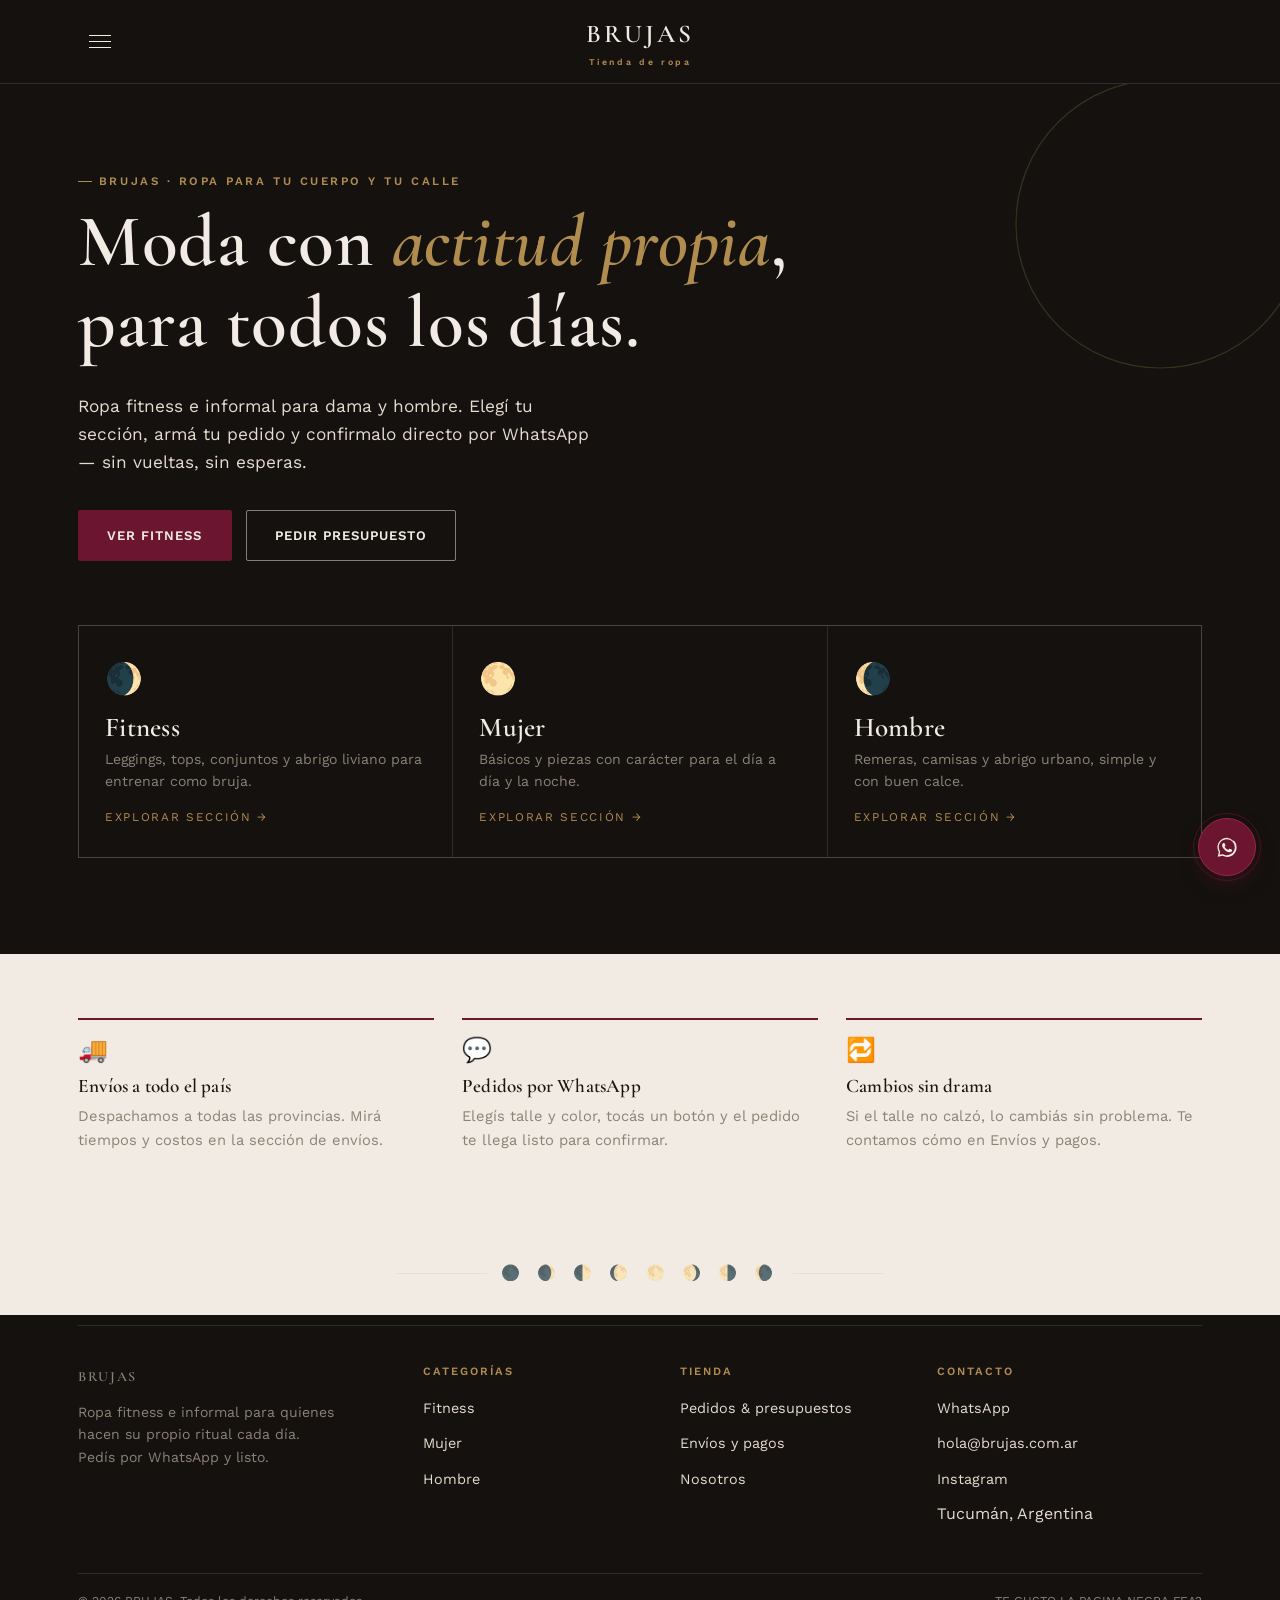
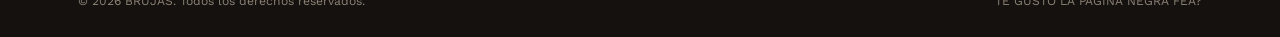
<file: index.html>
<!DOCTYPE html>
<html lang="es">
<head>
<meta charset="UTF-8">
<meta name="viewport" content="width=device-width, initial-scale=1.0">
<title>BRUJAS — Ropa fitness e informal para dama y hombre</title>
<meta name="description" content="BRUJAS: tienda de ropa fitness e informal para dama y hombre. Pedidos y presupuestos directo por WhatsApp.">
<link rel="icon" href="data:image/svg+xml,%3Csvg xmlns='http://www.w3.org/2000/svg' viewBox='0 0 100 100'%3E%3Ctext y='.9em' font-size='90'%3E%F0%9F%8C%99%3C/text%3E%3C/svg%3E">
<link rel="stylesheet" href="css/styles.css">
</head>
<body>

<header class="site-header">
  <div class="container">
    <button class="nav-trigger" id="navTrigger" type="button" aria-expanded="false" aria-controls="navDropdown" aria-label="Abrir menú">
      <span></span><span></span><span></span>
    </button>
    <a href="index.html" class="logo">BRUJAS<small>Tienda de ropa</small></a>
    <span class="header-spacer" aria-hidden="true"></span>
  </div>
</header>

<div class="nav-overlay" id="navOverlay"></div>
<nav class="nav-dropdown" id="navDropdown" aria-label="Menú principal">
  <ul>
    <li><a href="index.html"><span class="moon" aria-hidden="true">🌙</span>Inicio</a></li>
  </ul>
  <p class="nav-section-label">Categorías</p>
  <ul>
    <li><a href="fitness.html"><span class="moon" aria-hidden="true">🌙</span>Fitness</a></li>
    <li><a href="mujer.html"><span class="moon" aria-hidden="true">🌙</span>Mujer</a></li>
    <li><a href="hombre.html"><span class="moon" aria-hidden="true">🌙</span>Hombre</a></li>
  </ul>
  <p class="nav-section-label">Tienda &amp; info</p>
  <ul>
    <li><a href="pedido.html"><span class="moon" aria-hidden="true">🌙</span>Pedidos &amp; presupuestos</a></li>
    <li><a href="envios.html"><span class="moon" aria-hidden="true">🌙</span>Envíos y pagos</a></li>
    <li><a href="nosotros.html"><span class="moon" aria-hidden="true">🌙</span>Nosotros</a></li>
  </ul>
</nav>

<main>

  <section class="hero">
    <svg class="hero-moon-arc" viewBox="0 0 300 300" xmlns="http://www.w3.org/2000/svg" aria-hidden="true">
      <circle cx="150" cy="150" r="120" stroke="#b08d4f" stroke-width="1" fill="none" opacity="0.5"/>
      <circle cx="195" cy="115" r="95" fill="#14110f"/>
    </svg>
    <div class="container">
      <p class="eyebrow">Brujas · ropa para tu cuerpo y tu calle</p>
      <h1>Moda con <em>actitud propia</em>,<br>para todos los días.</h1>
      <p class="lead">Ropa fitness e informal para dama y hombre. Elegí tu sección, armá tu pedido y confirmalo directo por WhatsApp — sin vueltas, sin esperas.</p>
      <div class="hero-ctas">
        <a href="fitness.html" class="btn btn-primary">Ver fitness</a>
        <a href="pedido.html" class="btn btn-outline-light">Pedir presupuesto</a>
      </div>

      <div class="portals">
        <a href="fitness.html" class="portal">
          <span class="moon-phase" aria-hidden="true">🌒</span>
          <h3>Fitness</h3>
          <p>Leggings, tops, conjuntos y abrigo liviano para entrenar como bruja.</p>
          <span class="portal-link">Explorar sección</span>
        </a>
        <a href="mujer.html" class="portal">
          <span class="moon-phase" aria-hidden="true">🌕</span>
          <h3>Mujer</h3>
          <p>Básicos y piezas con carácter para el día a día y la noche.</p>
          <span class="portal-link">Explorar sección</span>
        </a>
        <a href="hombre.html" class="portal">
          <span class="moon-phase" aria-hidden="true">🌘</span>
          <h3>Hombre</h3>
          <p>Remeras, camisas y abrigo urbano, simple y con buen calce.</p>
          <span class="portal-link">Explorar sección</span>
        </a>
      </div>
    </div>
  </section>

  <section class="section">
    <div class="container">
      <div class="info-grid">
        <div class="info-card">
          <span class="moon-phase" aria-hidden="true">🚚</span>
          <h3>Envíos a todo el país</h3>
          <p>Despachamos a todas las provincias. Mirá tiempos y costos en la sección de envíos.</p>
        </div>
        <div class="info-card">
          <span class="moon-phase" aria-hidden="true">💬</span>
          <h3>Pedidos por WhatsApp</h3>
          <p>Elegís talle y color, tocás un botón y el pedido te llega listo para confirmar.</p>
        </div>
        <div class="info-card">
          <span class="moon-phase" aria-hidden="true">🔁</span>
          <h3>Cambios sin drama</h3>
          <p>Si el talle no calzó, lo cambiás sin problema. Te contamos cómo en Envíos y pagos.</p>
        </div>
      </div>
    </div>
  </section>

  <div class="container">
    <div class="lunar-divider on-light">
      <span class="line"></span>
      <span class="phases" aria-hidden="true">🌑 🌒 🌓 🌔 🌕 🌖 🌗 🌘</span>
      <span class="line"></span>
    </div>
  </div>

</main>

<footer class="site-footer">
  <div class="container">
    <div class="footer-grid">
      <div class="footer-brand">
        <p class="logo">BRUJAS</p>
        <p>Ropa fitness e informal para quienes hacen su propio ritual cada día. Pedís por WhatsApp y listo.</p>
      </div>
      <div>
        <h4>Categorías</h4>
        <ul>
          <li><a href="fitness.html">Fitness</a></li>
          <li><a href="mujer.html">Mujer</a></li>
          <li><a href="hombre.html">Hombre</a></li>
        </ul>
      </div>
      <div>
        <h4>Tienda</h4>
        <ul>
          <li><a href="pedido.html">Pedidos &amp; presupuestos</a></li>
          <li><a href="envios.html">Envíos y pagos</a></li>
          <li><a href="nosotros.html">Nosotros</a></li>
        </ul>
      </div>
      <div>
        <h4>Contacto</h4>
        <ul>
          <li><a href="#" data-wa-message="Hola Brujas! 🌙 Quiero hacer una consulta." target="_blank" rel="noopener">WhatsApp</a></li>
          <li><a href="mailto:hola@brujas.com.ar">hola@brujas.com.ar</a></li>
          <li><a href="https://instagram.com" target="_blank" rel="noopener">Instagram</a></li>
          <li>Tucumán, Argentina</li>
        </ul>
      </div>
    </div>
    <div class="footer-bottom">
      <span>© <span class="current-year"></span> BRUJAS. Todos los derechos reservados.</span>
      <span>TE GUSTO LA PAGINA NEGRA FEA?</span>
    </div>
  </div>
</footer>

<a href="#" id="waFloat" class="whatsapp-float" data-wa-message="Hola Brujas! 🌙 Quiero hacer una consulta?." target="_blank" rel="noopener" aria-label="Chatear por WhatsApp">
  <span class="wa-tip">Pedí por WhatsApp</span>
  <span class="wa-btn">
    <svg viewBox="0 0 24 24" aria-hidden="true"><path fill="currentColor" d="M17.6 6.32A8.86 8.86 0 0 0 12.03 3.5c-4.87 0-8.83 3.94-8.83 8.8 0 1.56.42 3.07 1.2 4.4L3.5 21l4.45-.83a8.9 8.9 0 0 0 4.07 1.01h.01c4.87 0 8.83-3.94 8.83-8.8a8.7 8.7 0 0 0-2.26-6.05Zm-5.57 13.5h-.01a7.4 7.4 0 0 1-3.77-1.03l-.27-.16-2.8.52.53-2.72-.18-.28a7.3 7.3 0 0 1-1.13-3.9c0-4.05 3.32-7.35 7.4-7.35a7.36 7.36 0 0 1 7.4 7.35c0 4.06-3.32 7.36-7.4 7.36Zm4.06-5.5c-.22-.11-1.3-.64-1.5-.71-.2-.07-.35-.11-.5.11-.14.22-.57.71-.7.86-.13.14-.26.16-.48.05-1.3-.64-2.15-1.15-3.01-2.6-.23-.4.23-.37.65-1.24.07-.15.04-.27-.03-.39-.07-.11-.5-1.2-.69-1.65-.18-.43-.37-.37-.5-.38-.13-.01-.28-.01-.43-.01-.15 0-.4.06-.6.29-.21.22-.8.79-.8 1.92 0 1.13.81 2.22.92 2.38.11.15 1.55 2.42 3.83 3.34 1.96.79 2.36.66 2.78.62.43-.04 1.39-.57 1.59-1.12.19-.55.19-1.02.13-1.12-.05-.1-.2-.16-.43-.27Z"/></svg>
  </span>
</a>

<script src="js/script.js"></script>
</body>
</html>
</file>
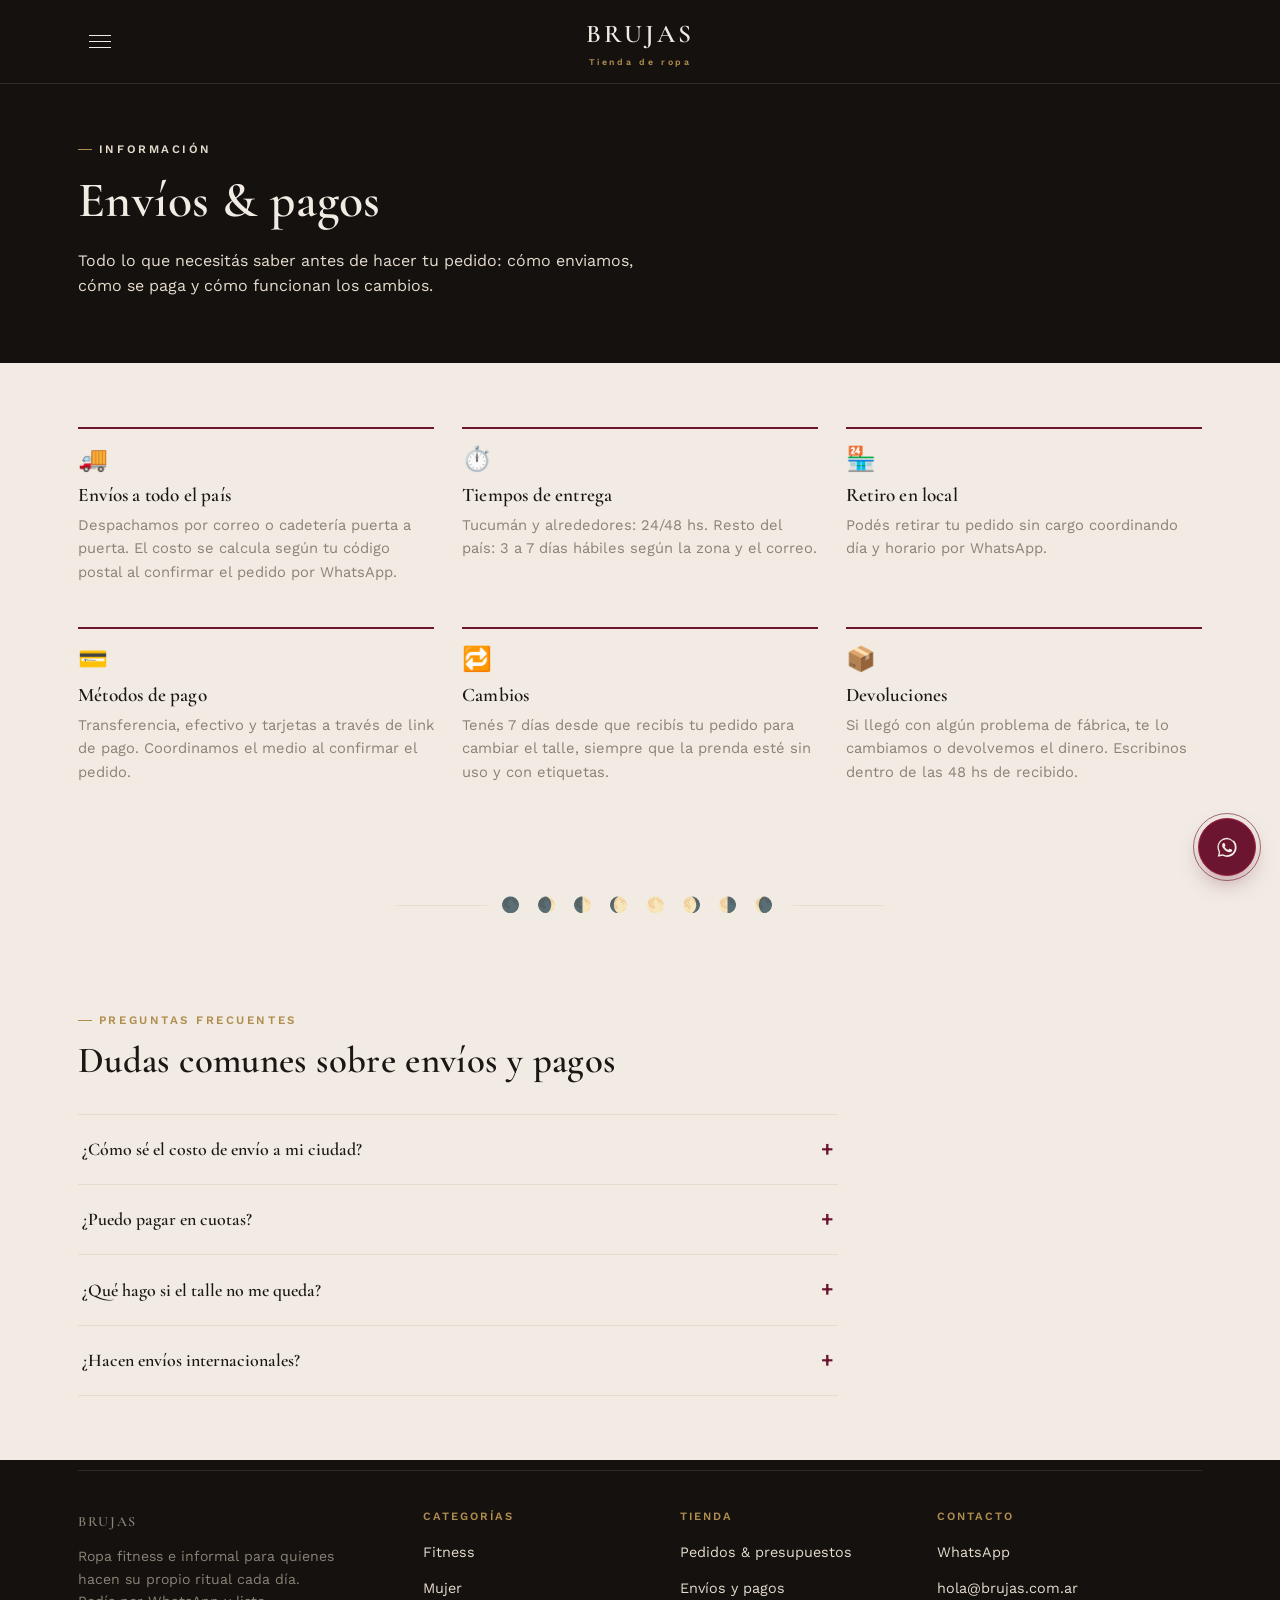
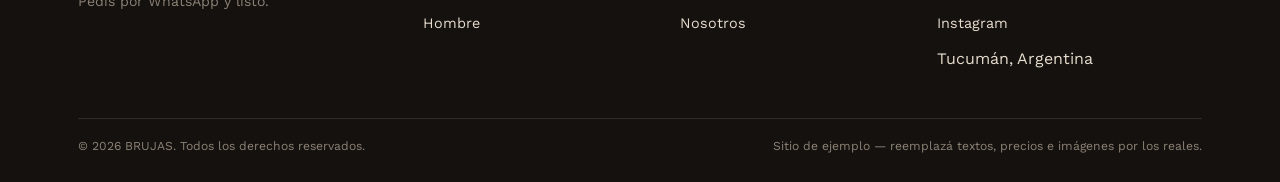
<file: envios.html>
<!DOCTYPE html>
<html lang="es">
<head>
<meta charset="UTF-8">
<meta name="viewport" content="width=device-width, initial-scale=1.0">
<title>Envíos y pagos — BRUJAS</title>
<meta name="description" content="Tiempos, costos y métodos de envío y pago de BRUJAS. Cambios y devoluciones.">
<link rel="icon" href="data:image/svg+xml,%3Csvg xmlns='http://www.w3.org/2000/svg' viewBox='0 0 100 100'%3E%3Ctext y='.9em' font-size='90'%3E%F0%9F%8C%99%3C/text%3E%3C/svg%3E">
<link rel="stylesheet" href="css/styles.css">
</head>
<body>

<header class="site-header">
  <div class="container">
    <button class="nav-trigger" id="navTrigger" type="button" aria-expanded="false" aria-controls="navDropdown" aria-label="Abrir menú">
      <span></span><span></span><span></span>
    </button>
    <a href="index.html" class="logo">BRUJAS<small>Tienda de ropa</small></a>
    <span class="header-spacer" aria-hidden="true"></span>
  </div>
</header>

<div class="nav-overlay" id="navOverlay"></div>
<nav class="nav-dropdown" id="navDropdown" aria-label="Menú principal">
  <ul>
    <li><a href="index.html"><span class="moon" aria-hidden="true">🌙</span>Inicio</a></li>
  </ul>
  <p class="nav-section-label">Categorías</p>
  <ul>
    <li><a href="fitness.html"><span class="moon" aria-hidden="true">🌙</span>Fitness</a></li>
    <li><a href="mujer.html"><span class="moon" aria-hidden="true">🌙</span>Mujer</a></li>
    <li><a href="hombre.html"><span class="moon" aria-hidden="true">🌙</span>Hombre</a></li>
  </ul>
  <p class="nav-section-label">Tienda &amp; info</p>
  <ul>
    <li><a href="pedido.html"><span class="moon" aria-hidden="true">🌙</span>Pedidos &amp; presupuestos</a></li>
    <li><a href="envios.html"><span class="moon" aria-hidden="true">🌙</span>Envíos y pagos</a></li>
    <li><a href="nosotros.html"><span class="moon" aria-hidden="true">🌙</span>Nosotros</a></li>
  </ul>
</nav>

<main>

  <section class="page-head">
    <div class="container">
      <p class="eyebrow">Información</p>
      <h1>Envíos &amp; pagos</h1>
      <p>Todo lo que necesitás saber antes de hacer tu pedido: cómo enviamos, cómo se paga y cómo funcionan los cambios.</p>
    </div>
  </section>

  <section class="section">
    <div class="container">
      <div class="info-grid">
        <div class="info-card">
          <span class="moon-phase" aria-hidden="true">🚚</span>
          <h3>Envíos a todo el país</h3>
          <p>Despachamos por correo o cadetería puerta a puerta. El costo se calcula según tu código postal al confirmar el pedido por WhatsApp.</p>
        </div>
        <div class="info-card">
          <span class="moon-phase" aria-hidden="true">⏱️</span>
          <h3>Tiempos de entrega</h3>
          <p>Tucumán y alrededores: 24/48 hs. Resto del país: 3 a 7 días hábiles según la zona y el correo.</p>
        </div>
        <div class="info-card">
          <span class="moon-phase" aria-hidden="true">🏪</span>
          <h3>Retiro en local</h3>
          <p>Podés retirar tu pedido sin cargo coordinando día y horario por WhatsApp.</p>
        </div>
        <div class="info-card">
          <span class="moon-phase" aria-hidden="true">💳</span>
          <h3>Métodos de pago</h3>
          <p>Transferencia, efectivo y tarjetas a través de link de pago. Coordinamos el medio al confirmar el pedido.</p>
        </div>
        <div class="info-card">
          <span class="moon-phase" aria-hidden="true">🔁</span>
          <h3>Cambios</h3>
          <p>Tenés 7 días desde que recibís tu pedido para cambiar el talle, siempre que la prenda esté sin uso y con etiquetas.</p>
        </div>
        <div class="info-card">
          <span class="moon-phase" aria-hidden="true">📦</span>
          <h3>Devoluciones</h3>
          <p>Si llegó con algún problema de fábrica, te lo cambiamos o devolvemos el dinero. Escribinos dentro de las 48 hs de recibido.</p>
        </div>
      </div>
    </div>
  </section>

  <div class="container">
    <div class="lunar-divider on-light">
      <span class="line"></span>
      <span class="phases" aria-hidden="true">🌑 🌒 🌓 🌔 🌕 🌖 🌗 🌘</span>
      <span class="line"></span>
    </div>
  </div>

  <section class="section">
    <div class="container">
      <div class="section-title">
        <p class="eyebrow">Preguntas frecuentes</p>
        <h2>Dudas comunes sobre envíos y pagos</h2>
      </div>
      <div class="accordion">
        <details>
          <summary>¿Cómo sé el costo de envío a mi ciudad?</summary>
          <div class="accordion-body">Nos pasás tu código postal o localidad por WhatsApp al armar el pedido y te confirmamos el costo exacto antes de cobrar nada.</div>
        </details>
        <details>
          <summary>¿Puedo pagar en cuotas?</summary>
          <div class="accordion-body">Sí, a través del link de pago con tarjeta podés elegir cuotas según la promoción vigente del medio de pago.</div>
        </details>
        <details>
          <summary>¿Qué hago si el talle no me queda?</summary>
          <div class="accordion-body">Nos escribís por WhatsApp dentro de los 7 días de recibido y coordinamos el cambio. La prenda tiene que estar sin uso y con etiquetas.</div>
        </details>
        <details>
          <summary>¿Hacen envíos internacionales?</summary>
          <div class="accordion-body">Por ahora enviamos solo dentro de Argentina. Si estás fuera del país, escribinos y vemos opciones puntuales.</div>
        </details>
      </div>
    </div>
  </section>

</main>

<footer class="site-footer">
  <div class="container">
    <div class="footer-grid">
      <div class="footer-brand">
        <p class="logo">BRUJAS</p>
        <p>Ropa fitness e informal para quienes hacen su propio ritual cada día. Pedís por WhatsApp y listo.</p>
      </div>
      <div>
        <h4>Categorías</h4>
        <ul>
          <li><a href="fitness.html">Fitness</a></li>
          <li><a href="mujer.html">Mujer</a></li>
          <li><a href="hombre.html">Hombre</a></li>
        </ul>
      </div>
      <div>
        <h4>Tienda</h4>
        <ul>
          <li><a href="pedido.html">Pedidos &amp; presupuestos</a></li>
          <li><a href="envios.html">Envíos y pagos</a></li>
          <li><a href="nosotros.html">Nosotros</a></li>
        </ul>
      </div>
      <div>
        <h4>Contacto</h4>
        <ul>
          <li><a href="#" data-wa-message="Hola Brujas! 🌙 Quiero hacer una consulta." target="_blank" rel="noopener">WhatsApp</a></li>
          <li><a href="mailto:hola@brujas.com.ar">hola@brujas.com.ar</a></li>
          <li><a href="https://instagram.com" target="_blank" rel="noopener">Instagram</a></li>
          <li>Tucumán, Argentina</li>
        </ul>
      </div>
    </div>
    <div class="footer-bottom">
      <span>© <span class="current-year"></span> BRUJAS. Todos los derechos reservados.</span>
      <span>Sitio de ejemplo — reemplazá textos, precios e imágenes por los reales.</span>
    </div>
  </div>
</footer>

<a href="#" id="waFloat" class="whatsapp-float" data-wa-message="Hola Brujas! 🌙 Tengo una duda sobre envíos o pagos." target="_blank" rel="noopener" aria-label="Chatear por WhatsApp">
  <span class="wa-tip">Pedí por WhatsApp</span>
  <span class="wa-btn"><svg viewBox="0 0 24 24" aria-hidden="true"><path fill="currentColor" d="M17.6 6.32A8.86 8.86 0 0 0 12.03 3.5c-4.87 0-8.83 3.94-8.83 8.8 0 1.56.42 3.07 1.2 4.4L3.5 21l4.45-.83a8.9 8.9 0 0 0 4.07 1.01h.01c4.87 0 8.83-3.94 8.83-8.8a8.7 8.7 0 0 0-2.26-6.05Zm-5.57 13.5h-.01a7.4 7.4 0 0 1-3.77-1.03l-.27-.16-2.8.52.53-2.72-.18-.28a7.3 7.3 0 0 1-1.13-3.9c0-4.05 3.32-7.35 7.4-7.35a7.36 7.36 0 0 1 7.4 7.35c0 4.06-3.32 7.36-7.4 7.36Zm4.06-5.5c-.22-.11-1.3-.64-1.5-.71-.2-.07-.35-.11-.5.11-.14.22-.57.71-.7.86-.13.14-.26.16-.48.05-1.3-.64-2.15-1.15-3.01-2.6-.23-.4.23-.37.65-1.24.07-.15.04-.27-.03-.39-.07-.11-.5-1.2-.69-1.65-.18-.43-.37-.37-.5-.38-.13-.01-.28-.01-.43-.01-.15 0-.4.06-.6.29-.21.22-.8.79-.8 1.92 0 1.13.81 2.22.92 2.38.11.15 1.55 2.42 3.83 3.34 1.96.79 2.36.66 2.78.62.43-.04 1.39-.57 1.59-1.12.19-.55.19-1.02.13-1.12-.05-.1-.2-.16-.43-.27Z"/></svg></span>
</a>

<script src="js/script.js"></script>
</body>
</html>
</file>
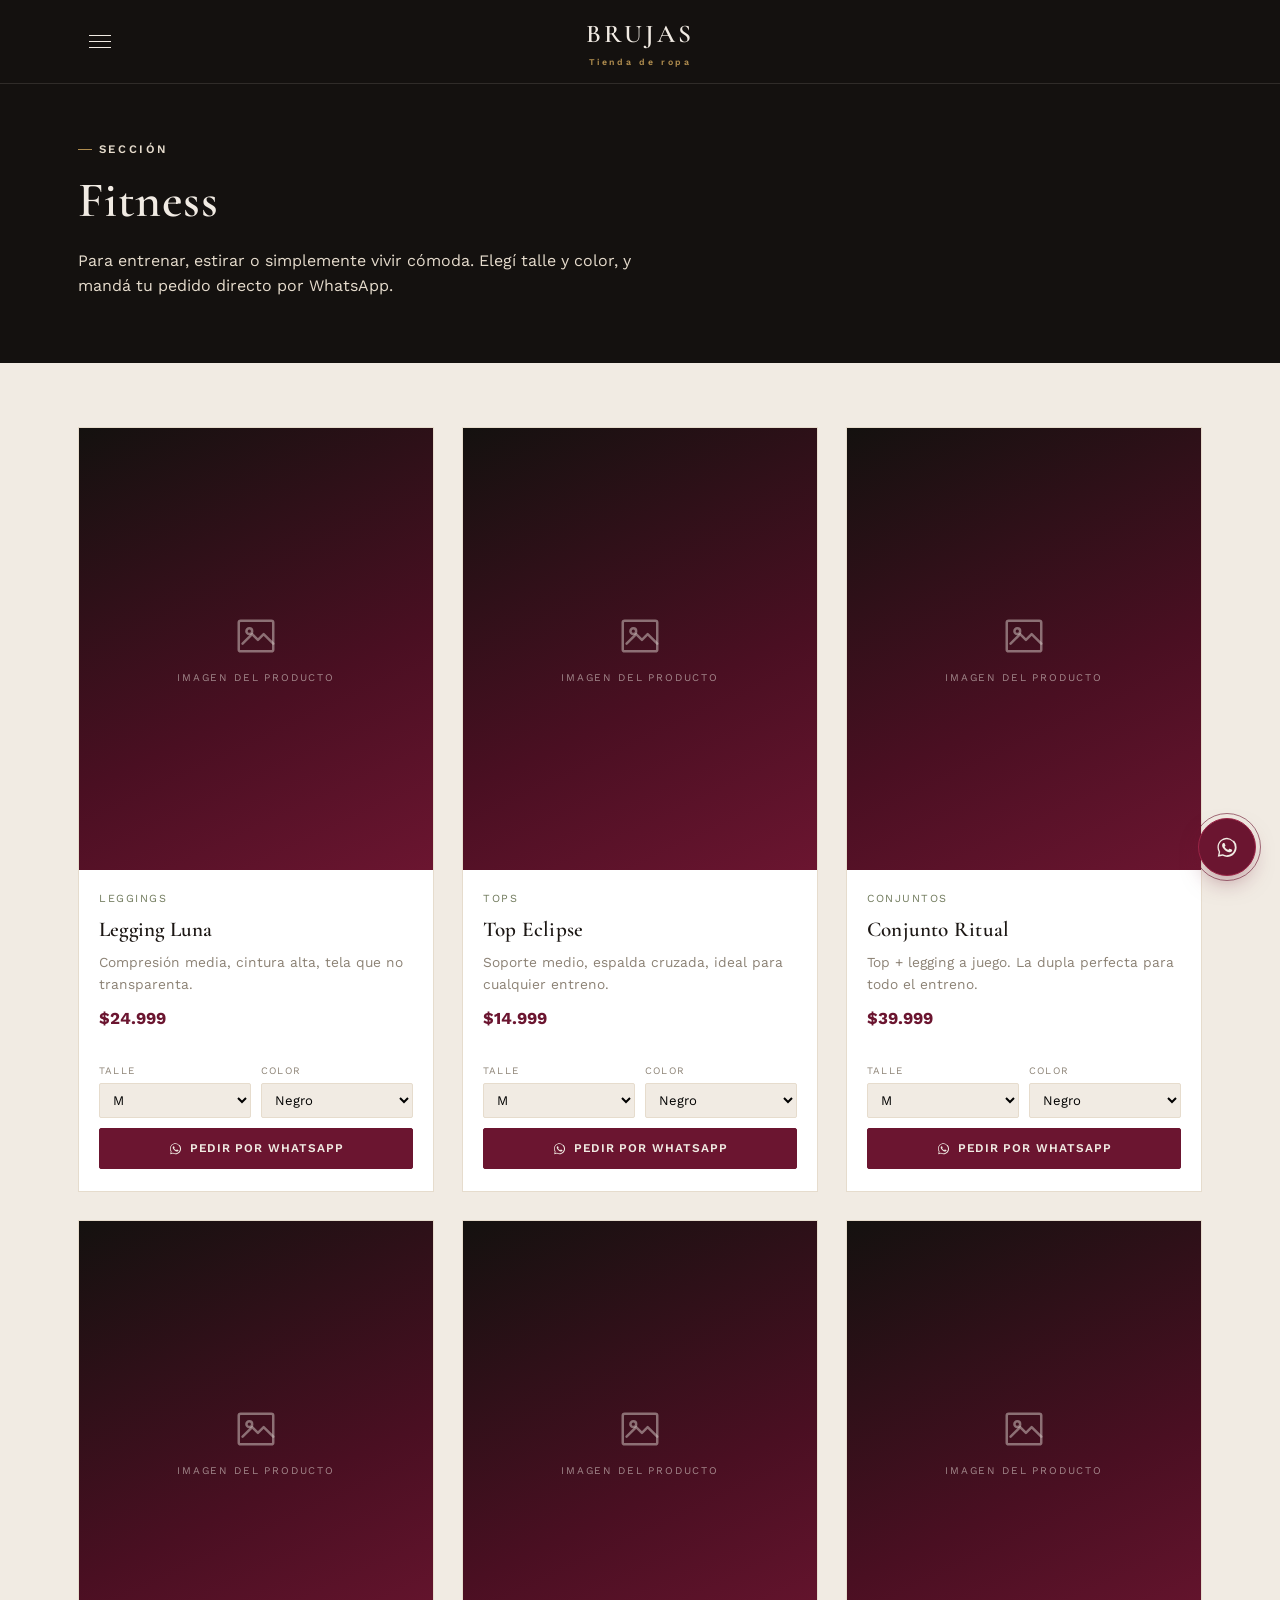
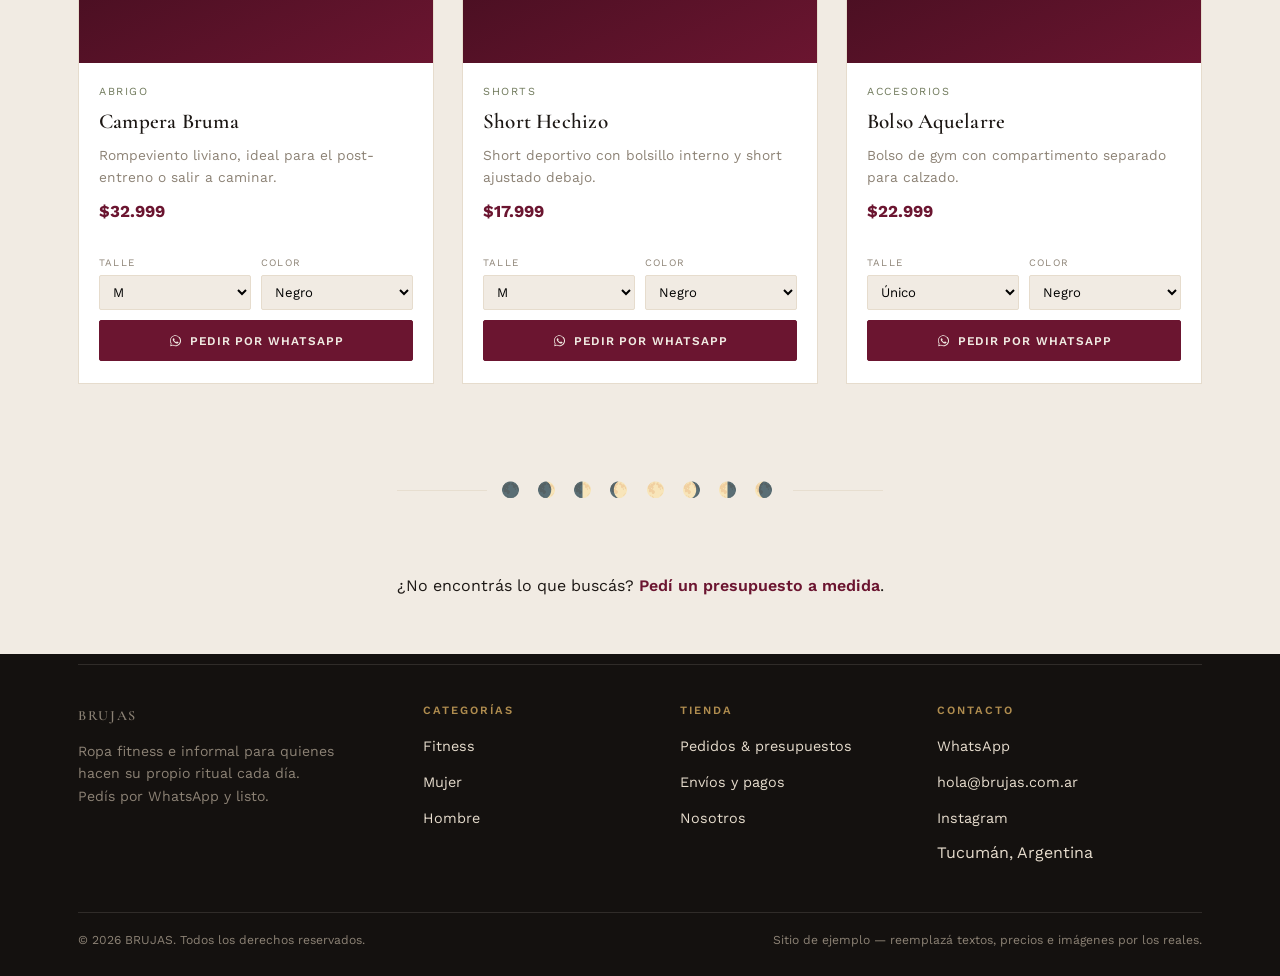
<file: fitness.html>
<!DOCTYPE html>
<html lang="es">
<head>
<meta charset="UTF-8">
<meta name="viewport" content="width=device-width, initial-scale=1.0">
<title>Fitness — BRUJAS</title>
<meta name="description" content="Ropa fitness BRUJAS: leggings, tops, conjuntos y accesorios deportivos. Pedí por WhatsApp.">
<link rel="icon" href="data:image/svg+xml,%3Csvg xmlns='http://www.w3.org/2000/svg' viewBox='0 0 100 100'%3E%3Ctext y='.9em' font-size='90'%3E%F0%9F%8C%99%3C/text%3E%3C/svg%3E">
<link rel="stylesheet" href="css/styles.css">
</head>
<body>

<header class="site-header">
  <div class="container">
    <button class="nav-trigger" id="navTrigger" type="button" aria-expanded="false" aria-controls="navDropdown" aria-label="Abrir menú">
      <span></span><span></span><span></span>
    </button>
    <a href="index.html" class="logo">BRUJAS<small>Tienda de ropa</small></a>
    <span class="header-spacer" aria-hidden="true"></span>
  </div>
</header>

<div class="nav-overlay" id="navOverlay"></div>
<nav class="nav-dropdown" id="navDropdown" aria-label="Menú principal">
  <ul>
    <li><a href="index.html"><span class="moon" aria-hidden="true">🌙</span>Inicio</a></li>
  </ul>
  <p class="nav-section-label">Categorías</p>
  <ul>
    <li><a href="fitness.html"><span class="moon" aria-hidden="true">🌙</span>Fitness</a></li>
    <li><a href="mujer.html"><span class="moon" aria-hidden="true">🌙</span>Mujer</a></li>
    <li><a href="hombre.html"><span class="moon" aria-hidden="true">🌙</span>Hombre</a></li>
  </ul>
  <p class="nav-section-label">Tienda &amp; info</p>
  <ul>
    <li><a href="pedido.html"><span class="moon" aria-hidden="true">🌙</span>Pedidos &amp; presupuestos</a></li>
    <li><a href="envios.html"><span class="moon" aria-hidden="true">🌙</span>Envíos y pagos</a></li>
    <li><a href="nosotros.html"><span class="moon" aria-hidden="true">🌙</span>Nosotros</a></li>
  </ul>
</nav>

<main>

  <section class="page-head">
    <div class="container">
      <p class="eyebrow">Sección</p>
      <h1>Fitness</h1>
      <p>Para entrenar, estirar o simplemente vivir cómoda. Elegí talle y color, y mandá tu pedido directo por WhatsApp.</p>
    </div>
  </section>

  <section class="section">
    <div class="container">
      <div class="catalog-grid">

        <article class="product-card" data-product="Legging Luna" data-price="$24.999">
          <div class="product-media">
            <svg viewBox="0 0 24 24" fill="none" stroke="currentColor" stroke-width="1.3" xmlns="http://www.w3.org/2000/svg" aria-hidden="true"><rect x="3" y="4" width="18" height="16" rx="1"/><circle cx="8.5" cy="9.5" r="1.5"/><path d="M21 16l-5-5-3 3-3-3-5 5" stroke-linecap="round" stroke-linejoin="round"/></svg>
            <span>Imagen del producto</span>
          </div>
          <div class="product-body">
            <span class="product-tag">Leggings</span>
            <h3>Legging Luna</h3>
            <p class="product-desc">Compresión media, cintura alta, tela que no transparenta.</p>
            <p class="product-price">$24.999</p>
            <div class="product-options">
              <div class="field-mini">
                <label for="fit-talle-1">Talle</label>
                <select class="talle-select" id="fit-talle-1"><option>S</option><option selected>M</option><option>L</option><option>XL</option></select>
              </div>
              <div class="field-mini">
                <label for="fit-color-1">Color</label>
                <select class="color-select" id="fit-color-1"><option>Negro</option><option>Bordo</option><option>Hueso</option></select>
              </div>
            </div>
            <div class="product-cta">
              <button type="button" class="btn btn-primary wa-product-btn">
                <svg viewBox="0 0 24 24" aria-hidden="true"><path fill="currentColor" d="M17.6 6.32A8.86 8.86 0 0 0 12.03 3.5c-4.87 0-8.83 3.94-8.83 8.8 0 1.56.42 3.07 1.2 4.4L3.5 21l4.45-.83a8.9 8.9 0 0 0 4.07 1.01h.01c4.87 0 8.83-3.94 8.83-8.8a8.7 8.7 0 0 0-2.26-6.05Zm-5.57 13.5h-.01a7.4 7.4 0 0 1-3.77-1.03l-.27-.16-2.8.52.53-2.72-.18-.28a7.3 7.3 0 0 1-1.13-3.9c0-4.05 3.32-7.35 7.4-7.35a7.36 7.36 0 0 1 7.4 7.35c0 4.06-3.32 7.36-7.4 7.36Zm4.06-5.5c-.22-.11-1.3-.64-1.5-.71-.2-.07-.35-.11-.5.11-.14.22-.57.71-.7.86-.13.14-.26.16-.48.05-1.3-.64-2.15-1.15-3.01-2.6-.23-.4.23-.37.65-1.24.07-.15.04-.27-.03-.39-.07-.11-.5-1.2-.69-1.65-.18-.43-.37-.37-.5-.38-.13-.01-.28-.01-.43-.01-.15 0-.4.06-.6.29-.21.22-.8.79-.8 1.92 0 1.13.81 2.22.92 2.38.11.15 1.55 2.42 3.83 3.34 1.96.79 2.36.66 2.78.62.43-.04 1.39-.57 1.59-1.12.19-.55.19-1.02.13-1.12-.05-.1-.2-.16-.43-.27Z"/></svg>
                Pedir por WhatsApp
              </button>
            </div>
          </div>
        </article>

        <article class="product-card" data-product="Top Eclipse" data-price="$14.999">
          <div class="product-media">
            <svg viewBox="0 0 24 24" fill="none" stroke="currentColor" stroke-width="1.3" xmlns="http://www.w3.org/2000/svg" aria-hidden="true"><rect x="3" y="4" width="18" height="16" rx="1"/><circle cx="8.5" cy="9.5" r="1.5"/><path d="M21 16l-5-5-3 3-3-3-5 5" stroke-linecap="round" stroke-linejoin="round"/></svg>
            <span>Imagen del producto</span>
          </div>
          <div class="product-body">
            <span class="product-tag">Tops</span>
            <h3>Top Eclipse</h3>
            <p class="product-desc">Soporte medio, espalda cruzada, ideal para cualquier entreno.</p>
            <p class="product-price">$14.999</p>
            <div class="product-options">
              <div class="field-mini">
                <label for="fit-talle-2">Talle</label>
                <select class="talle-select" id="fit-talle-2"><option>S</option><option selected>M</option><option>L</option><option>XL</option></select>
              </div>
              <div class="field-mini">
                <label for="fit-color-2">Color</label>
                <select class="color-select" id="fit-color-2"><option>Negro</option><option>Bordo</option><option>Hueso</option></select>
              </div>
            </div>
            <div class="product-cta">
              <button type="button" class="btn btn-primary wa-product-btn">
                <svg viewBox="0 0 24 24" aria-hidden="true"><path fill="currentColor" d="M17.6 6.32A8.86 8.86 0 0 0 12.03 3.5c-4.87 0-8.83 3.94-8.83 8.8 0 1.56.42 3.07 1.2 4.4L3.5 21l4.45-.83a8.9 8.9 0 0 0 4.07 1.01h.01c4.87 0 8.83-3.94 8.83-8.8a8.7 8.7 0 0 0-2.26-6.05Zm-5.57 13.5h-.01a7.4 7.4 0 0 1-3.77-1.03l-.27-.16-2.8.52.53-2.72-.18-.28a7.3 7.3 0 0 1-1.13-3.9c0-4.05 3.32-7.35 7.4-7.35a7.36 7.36 0 0 1 7.4 7.35c0 4.06-3.32 7.36-7.4 7.36Zm4.06-5.5c-.22-.11-1.3-.64-1.5-.71-.2-.07-.35-.11-.5.11-.14.22-.57.71-.7.86-.13.14-.26.16-.48.05-1.3-.64-2.15-1.15-3.01-2.6-.23-.4.23-.37.65-1.24.07-.15.04-.27-.03-.39-.07-.11-.5-1.2-.69-1.65-.18-.43-.37-.37-.5-.38-.13-.01-.28-.01-.43-.01-.15 0-.4.06-.6.29-.21.22-.8.79-.8 1.92 0 1.13.81 2.22.92 2.38.11.15 1.55 2.42 3.83 3.34 1.96.79 2.36.66 2.78.62.43-.04 1.39-.57 1.59-1.12.19-.55.19-1.02.13-1.12-.05-.1-.2-.16-.43-.27Z"/></svg>
                Pedir por WhatsApp
              </button>
            </div>
          </div>
        </article>

        <article class="product-card" data-product="Conjunto Ritual" data-price="$39.999">
          <div class="product-media">
            <svg viewBox="0 0 24 24" fill="none" stroke="currentColor" stroke-width="1.3" xmlns="http://www.w3.org/2000/svg" aria-hidden="true"><rect x="3" y="4" width="18" height="16" rx="1"/><circle cx="8.5" cy="9.5" r="1.5"/><path d="M21 16l-5-5-3 3-3-3-5 5" stroke-linecap="round" stroke-linejoin="round"/></svg>
            <span>Imagen del producto</span>
          </div>
          <div class="product-body">
            <span class="product-tag">Conjuntos</span>
            <h3>Conjunto Ritual</h3>
            <p class="product-desc">Top + legging a juego. La dupla perfecta para todo el entreno.</p>
            <p class="product-price">$39.999</p>
            <div class="product-options">
              <div class="field-mini">
                <label for="fit-talle-3">Talle</label>
                <select class="talle-select" id="fit-talle-3"><option>S</option><option selected>M</option><option>L</option><option>XL</option></select>
              </div>
              <div class="field-mini">
                <label for="fit-color-3">Color</label>
                <select class="color-select" id="fit-color-3"><option>Negro</option><option>Bordo</option><option>Hueso</option></select>
              </div>
            </div>
            <div class="product-cta">
              <button type="button" class="btn btn-primary wa-product-btn">
                <svg viewBox="0 0 24 24" aria-hidden="true"><path fill="currentColor" d="M17.6 6.32A8.86 8.86 0 0 0 12.03 3.5c-4.87 0-8.83 3.94-8.83 8.8 0 1.56.42 3.07 1.2 4.4L3.5 21l4.45-.83a8.9 8.9 0 0 0 4.07 1.01h.01c4.87 0 8.83-3.94 8.83-8.8a8.7 8.7 0 0 0-2.26-6.05Zm-5.57 13.5h-.01a7.4 7.4 0 0 1-3.77-1.03l-.27-.16-2.8.52.53-2.72-.18-.28a7.3 7.3 0 0 1-1.13-3.9c0-4.05 3.32-7.35 7.4-7.35a7.36 7.36 0 0 1 7.4 7.35c0 4.06-3.32 7.36-7.4 7.36Zm4.06-5.5c-.22-.11-1.3-.64-1.5-.71-.2-.07-.35-.11-.5.11-.14.22-.57.71-.7.86-.13.14-.26.16-.48.05-1.3-.64-2.15-1.15-3.01-2.6-.23-.4.23-.37.65-1.24.07-.15.04-.27-.03-.39-.07-.11-.5-1.2-.69-1.65-.18-.43-.37-.37-.5-.38-.13-.01-.28-.01-.43-.01-.15 0-.4.06-.6.29-.21.22-.8.79-.8 1.92 0 1.13.81 2.22.92 2.38.11.15 1.55 2.42 3.83 3.34 1.96.79 2.36.66 2.78.62.43-.04 1.39-.57 1.59-1.12.19-.55.19-1.02.13-1.12-.05-.1-.2-.16-.43-.27Z"/></svg>
                Pedir por WhatsApp
              </button>
            </div>
          </div>
        </article>

        <article class="product-card" data-product="Campera Bruma" data-price="$32.999">
          <div class="product-media">
            <svg viewBox="0 0 24 24" fill="none" stroke="currentColor" stroke-width="1.3" xmlns="http://www.w3.org/2000/svg" aria-hidden="true"><rect x="3" y="4" width="18" height="16" rx="1"/><circle cx="8.5" cy="9.5" r="1.5"/><path d="M21 16l-5-5-3 3-3-3-5 5" stroke-linecap="round" stroke-linejoin="round"/></svg>
            <span>Imagen del producto</span>
          </div>
          <div class="product-body">
            <span class="product-tag">Abrigo</span>
            <h3>Campera Bruma</h3>
            <p class="product-desc">Rompeviento liviano, ideal para el post-entreno o salir a caminar.</p>
            <p class="product-price">$32.999</p>
            <div class="product-options">
              <div class="field-mini">
                <label for="fit-talle-4">Talle</label>
                <select class="talle-select" id="fit-talle-4"><option>S</option><option selected>M</option><option>L</option><option>XL</option></select>
              </div>
              <div class="field-mini">
                <label for="fit-color-4">Color</label>
                <select class="color-select" id="fit-color-4"><option>Negro</option><option>Bordo</option><option>Hueso</option></select>
              </div>
            </div>
            <div class="product-cta">
              <button type="button" class="btn btn-primary wa-product-btn">
                <svg viewBox="0 0 24 24" aria-hidden="true"><path fill="currentColor" d="M17.6 6.32A8.86 8.86 0 0 0 12.03 3.5c-4.87 0-8.83 3.94-8.83 8.8 0 1.56.42 3.07 1.2 4.4L3.5 21l4.45-.83a8.9 8.9 0 0 0 4.07 1.01h.01c4.87 0 8.83-3.94 8.83-8.8a8.7 8.7 0 0 0-2.26-6.05Zm-5.57 13.5h-.01a7.4 7.4 0 0 1-3.77-1.03l-.27-.16-2.8.52.53-2.72-.18-.28a7.3 7.3 0 0 1-1.13-3.9c0-4.05 3.32-7.35 7.4-7.35a7.36 7.36 0 0 1 7.4 7.35c0 4.06-3.32 7.36-7.4 7.36Zm4.06-5.5c-.22-.11-1.3-.64-1.5-.71-.2-.07-.35-.11-.5.11-.14.22-.57.71-.7.86-.13.14-.26.16-.48.05-1.3-.64-2.15-1.15-3.01-2.6-.23-.4.23-.37.65-1.24.07-.15.04-.27-.03-.39-.07-.11-.5-1.2-.69-1.65-.18-.43-.37-.37-.5-.38-.13-.01-.28-.01-.43-.01-.15 0-.4.06-.6.29-.21.22-.8.79-.8 1.92 0 1.13.81 2.22.92 2.38.11.15 1.55 2.42 3.83 3.34 1.96.79 2.36.66 2.78.62.43-.04 1.39-.57 1.59-1.12.19-.55.19-1.02.13-1.12-.05-.1-.2-.16-.43-.27Z"/></svg>
                Pedir por WhatsApp
              </button>
            </div>
          </div>
        </article>

        <article class="product-card" data-product="Short Hechizo" data-price="$17.999">
          <div class="product-media">
            <svg viewBox="0 0 24 24" fill="none" stroke="currentColor" stroke-width="1.3" xmlns="http://www.w3.org/2000/svg" aria-hidden="true"><rect x="3" y="4" width="18" height="16" rx="1"/><circle cx="8.5" cy="9.5" r="1.5"/><path d="M21 16l-5-5-3 3-3-3-5 5" stroke-linecap="round" stroke-linejoin="round"/></svg>
            <span>Imagen del producto</span>
          </div>
          <div class="product-body">
            <span class="product-tag">Shorts</span>
            <h3>Short Hechizo</h3>
            <p class="product-desc">Short deportivo con bolsillo interno y short ajustado debajo.</p>
            <p class="product-price">$17.999</p>
            <div class="product-options">
              <div class="field-mini">
                <label for="fit-talle-5">Talle</label>
                <select class="talle-select" id="fit-talle-5"><option>S</option><option selected>M</option><option>L</option><option>XL</option></select>
              </div>
              <div class="field-mini">
                <label for="fit-color-5">Color</label>
                <select class="color-select" id="fit-color-5"><option>Negro</option><option>Bordo</option><option>Hueso</option></select>
              </div>
            </div>
            <div class="product-cta">
              <button type="button" class="btn btn-primary wa-product-btn">
                <svg viewBox="0 0 24 24" aria-hidden="true"><path fill="currentColor" d="M17.6 6.32A8.86 8.86 0 0 0 12.03 3.5c-4.87 0-8.83 3.94-8.83 8.8 0 1.56.42 3.07 1.2 4.4L3.5 21l4.45-.83a8.9 8.9 0 0 0 4.07 1.01h.01c4.87 0 8.83-3.94 8.83-8.8a8.7 8.7 0 0 0-2.26-6.05Zm-5.57 13.5h-.01a7.4 7.4 0 0 1-3.77-1.03l-.27-.16-2.8.52.53-2.72-.18-.28a7.3 7.3 0 0 1-1.13-3.9c0-4.05 3.32-7.35 7.4-7.35a7.36 7.36 0 0 1 7.4 7.35c0 4.06-3.32 7.36-7.4 7.36Zm4.06-5.5c-.22-.11-1.3-.64-1.5-.71-.2-.07-.35-.11-.5.11-.14.22-.57.71-.7.86-.13.14-.26.16-.48.05-1.3-.64-2.15-1.15-3.01-2.6-.23-.4.23-.37.65-1.24.07-.15.04-.27-.03-.39-.07-.11-.5-1.2-.69-1.65-.18-.43-.37-.37-.5-.38-.13-.01-.28-.01-.43-.01-.15 0-.4.06-.6.29-.21.22-.8.79-.8 1.92 0 1.13.81 2.22.92 2.38.11.15 1.55 2.42 3.83 3.34 1.96.79 2.36.66 2.78.62.43-.04 1.39-.57 1.59-1.12.19-.55.19-1.02.13-1.12-.05-.1-.2-.16-.43-.27Z"/></svg>
                Pedir por WhatsApp
              </button>
            </div>
          </div>
        </article>

        <article class="product-card" data-product="Bolso Aquelarre" data-price="$22.999">
          <div class="product-media">
            <svg viewBox="0 0 24 24" fill="none" stroke="currentColor" stroke-width="1.3" xmlns="http://www.w3.org/2000/svg" aria-hidden="true"><rect x="3" y="4" width="18" height="16" rx="1"/><circle cx="8.5" cy="9.5" r="1.5"/><path d="M21 16l-5-5-3 3-3-3-5 5" stroke-linecap="round" stroke-linejoin="round"/></svg>
            <span>Imagen del producto</span>
          </div>
          <div class="product-body">
            <span class="product-tag">Accesorios</span>
            <h3>Bolso Aquelarre</h3>
            <p class="product-desc">Bolso de gym con compartimento separado para calzado.</p>
            <p class="product-price">$22.999</p>
            <div class="product-options">
              <div class="field-mini">
                <label for="fit-talle-6">Talle</label>
                <select class="talle-select" id="fit-talle-6"><option selected>Único</option></select>
              </div>
              <div class="field-mini">
                <label for="fit-color-6">Color</label>
                <select class="color-select" id="fit-color-6"><option>Negro</option><option>Bordo</option><option>Hueso</option></select>
              </div>
            </div>
            <div class="product-cta">
              <button type="button" class="btn btn-primary wa-product-btn">
                <svg viewBox="0 0 24 24" aria-hidden="true"><path fill="currentColor" d="M17.6 6.32A8.86 8.86 0 0 0 12.03 3.5c-4.87 0-8.83 3.94-8.83 8.8 0 1.56.42 3.07 1.2 4.4L3.5 21l4.45-.83a8.9 8.9 0 0 0 4.07 1.01h.01c4.87 0 8.83-3.94 8.83-8.8a8.7 8.7 0 0 0-2.26-6.05Zm-5.57 13.5h-.01a7.4 7.4 0 0 1-3.77-1.03l-.27-.16-2.8.52.53-2.72-.18-.28a7.3 7.3 0 0 1-1.13-3.9c0-4.05 3.32-7.35 7.4-7.35a7.36 7.36 0 0 1 7.4 7.35c0 4.06-3.32 7.36-7.4 7.36Zm4.06-5.5c-.22-.11-1.3-.64-1.5-.71-.2-.07-.35-.11-.5.11-.14.22-.57.71-.7.86-.13.14-.26.16-.48.05-1.3-.64-2.15-1.15-3.01-2.6-.23-.4.23-.37.65-1.24.07-.15.04-.27-.03-.39-.07-.11-.5-1.2-.69-1.65-.18-.43-.37-.37-.5-.38-.13-.01-.28-.01-.43-.01-.15 0-.4.06-.6.29-.21.22-.8.79-.8 1.92 0 1.13.81 2.22.92 2.38.11.15 1.55 2.42 3.83 3.34 1.96.79 2.36.66 2.78.62.43-.04 1.39-.57 1.59-1.12.19-.55.19-1.02.13-1.12-.05-.1-.2-.16-.43-.27Z"/></svg>
                Pedir por WhatsApp
              </button>
            </div>
          </div>
        </article>

      </div>
    </div>
  </section>

  <div class="container">
    <div class="lunar-divider on-light">
      <span class="line"></span>
      <span class="phases" aria-hidden="true">🌑 🌒 🌓 🌔 🌕 🌖 🌗 🌘</span>
      <span class="line"></span>
    </div>
  </div>

  <section class="section-tight">
    <div class="container text-center">
      <p>¿No encontrás lo que buscás? <a href="pedido.html" style="color:var(--bordo); font-weight:600;">Pedí un presupuesto a medida</a>.</p>
    </div>
  </section>

</main>

<footer class="site-footer">
  <div class="container">
    <div class="footer-grid">
      <div class="footer-brand">
        <p class="logo">BRUJAS</p>
        <p>Ropa fitness e informal para quienes hacen su propio ritual cada día. Pedís por WhatsApp y listo.</p>
      </div>
      <div>
        <h4>Categorías</h4>
        <ul>
          <li><a href="fitness.html">Fitness</a></li>
          <li><a href="mujer.html">Mujer</a></li>
          <li><a href="hombre.html">Hombre</a></li>
        </ul>
      </div>
      <div>
        <h4>Tienda</h4>
        <ul>
          <li><a href="pedido.html">Pedidos &amp; presupuestos</a></li>
          <li><a href="envios.html">Envíos y pagos</a></li>
          <li><a href="nosotros.html">Nosotros</a></li>
        </ul>
      </div>
      <div>
        <h4>Contacto</h4>
        <ul>
          <li><a href="#" data-wa-message="Hola Brujas! 🌙 Quiero hacer una consulta." target="_blank" rel="noopener">WhatsApp</a></li>
          <li><a href="mailto:hola@brujas.com.ar">hola@brujas.com.ar</a></li>
          <li><a href="https://instagram.com" target="_blank" rel="noopener">Instagram</a></li>
          <li>Tucumán, Argentina</li>
        </ul>
      </div>
    </div>
    <div class="footer-bottom">
      <span>© <span class="current-year"></span> BRUJAS. Todos los derechos reservados.</span>
      <span>Sitio de ejemplo — reemplazá textos, precios e imágenes por los reales.</span>
    </div>
  </div>
</footer>

<a href="#" id="waFloat" class="whatsapp-float" data-wa-message="Hola Brujas! 🌙 Vengo de la sección Fitness y quiero hacer un pedido." target="_blank" rel="noopener" aria-label="Chatear por WhatsApp">
  <span class="wa-tip">Pedí por WhatsApp</span>
  <span class="wa-btn">
    <svg viewBox="0 0 24 24" aria-hidden="true"><path fill="currentColor" d="M17.6 6.32A8.86 8.86 0 0 0 12.03 3.5c-4.87 0-8.83 3.94-8.83 8.8 0 1.56.42 3.07 1.2 4.4L3.5 21l4.45-.83a8.9 8.9 0 0 0 4.07 1.01h.01c4.87 0 8.83-3.94 8.83-8.8a8.7 8.7 0 0 0-2.26-6.05Zm-5.57 13.5h-.01a7.4 7.4 0 0 1-3.77-1.03l-.27-.16-2.8.52.53-2.72-.18-.28a7.3 7.3 0 0 1-1.13-3.9c0-4.05 3.32-7.35 7.4-7.35a7.36 7.36 0 0 1 7.4 7.35c0 4.06-3.32 7.36-7.4 7.36Zm4.06-5.5c-.22-.11-1.3-.64-1.5-.71-.2-.07-.35-.11-.5.11-.14.22-.57.71-.7.86-.13.14-.26.16-.48.05-1.3-.64-2.15-1.15-3.01-2.6-.23-.4.23-.37.65-1.24.07-.15.04-.27-.03-.39-.07-.11-.5-1.2-.69-1.65-.18-.43-.37-.37-.5-.38-.13-.01-.28-.01-.43-.01-.15 0-.4.06-.6.29-.21.22-.8.79-.8 1.92 0 1.13.81 2.22.92 2.38.11.15 1.55 2.42 3.83 3.34 1.96.79 2.36.66 2.78.62.43-.04 1.39-.57 1.59-1.12.19-.55.19-1.02.13-1.12-.05-.1-.2-.16-.43-.27Z"/></svg>
  </span>
</a>

<script src="js/script.js"></script>
</body>
</html>
</file>
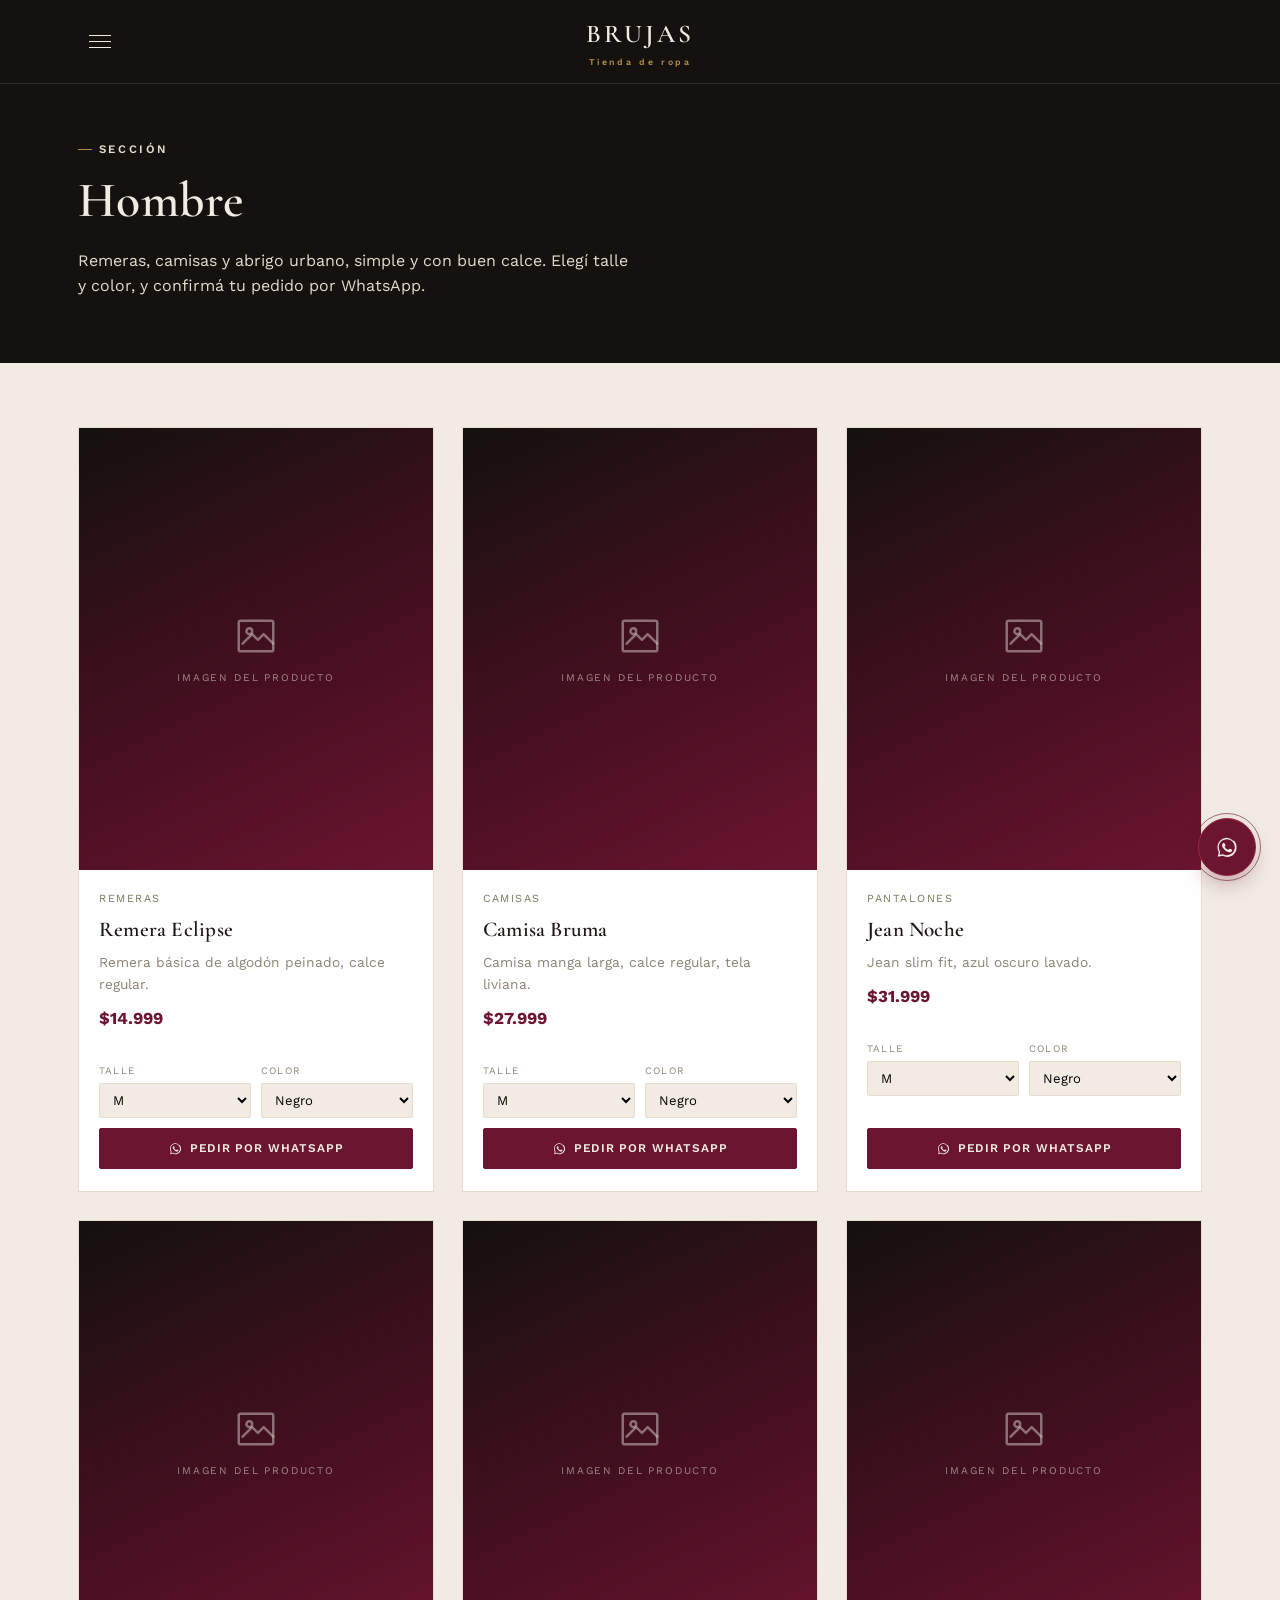
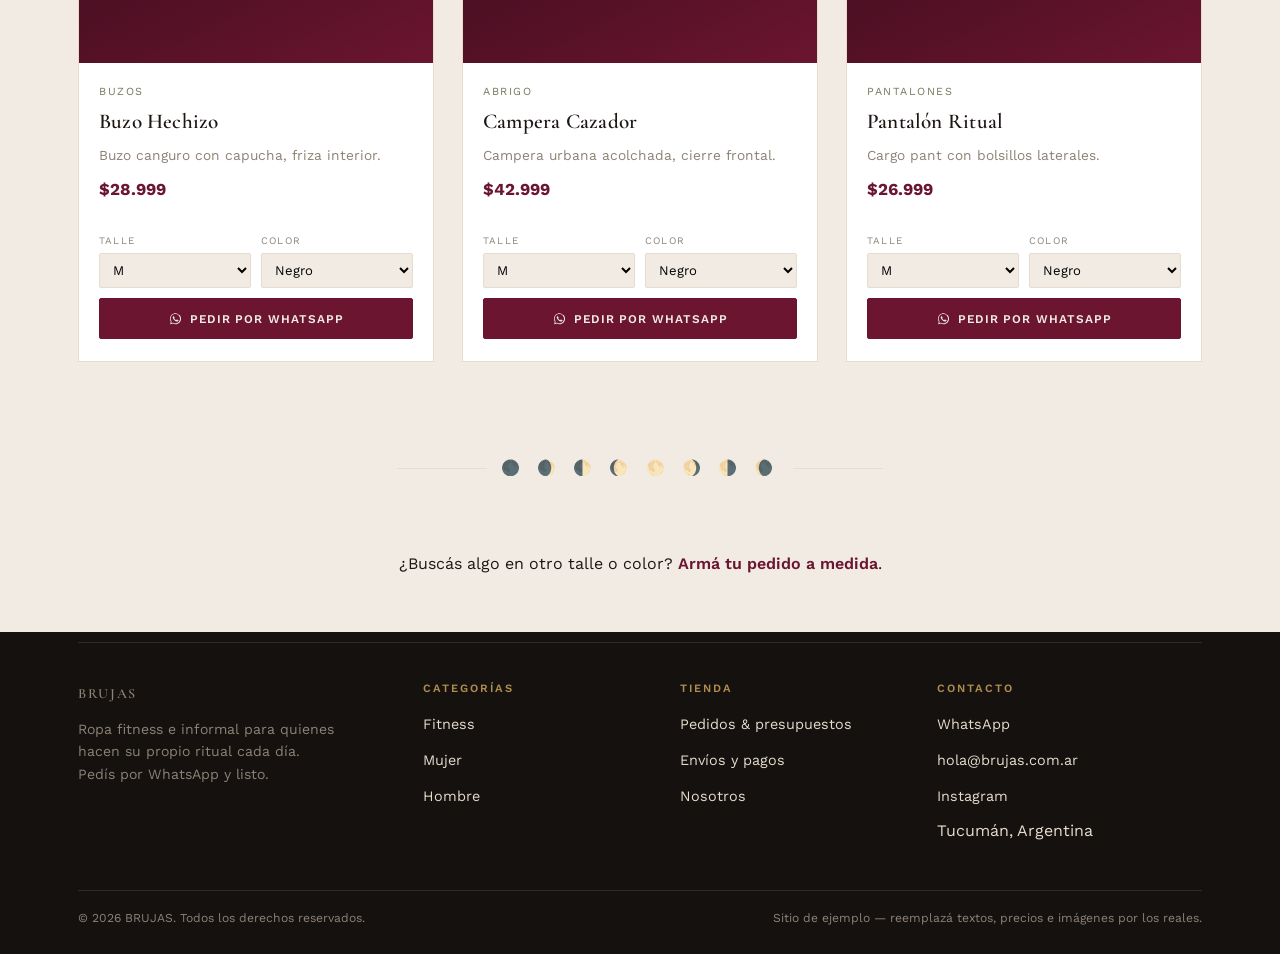
<file: hombre.html>
<!DOCTYPE html>
<html lang="es">
<head>
<meta charset="UTF-8">
<meta name="viewport" content="width=device-width, initial-scale=1.0">
<title>Hombre — BRUJAS</title>
<meta name="description" content="Ropa informal de hombre BRUJAS: remeras, camisas, jeans, buzos y abrigo urbano. Pedí por WhatsApp.">
<link rel="icon" href="data:image/svg+xml,%3Csvg xmlns='http://www.w3.org/2000/svg' viewBox='0 0 100 100'%3E%3Ctext y='.9em' font-size='90'%3E%F0%9F%8C%99%3C/text%3E%3C/svg%3E">
<link rel="stylesheet" href="css/styles.css">
</head>
<body>

<header class="site-header">
  <div class="container">
    <button class="nav-trigger" id="navTrigger" type="button" aria-expanded="false" aria-controls="navDropdown" aria-label="Abrir menú">
      <span></span><span></span><span></span>
    </button>
    <a href="index.html" class="logo">BRUJAS<small>Tienda de ropa</small></a>
    <span class="header-spacer" aria-hidden="true"></span>
  </div>
</header>

<div class="nav-overlay" id="navOverlay"></div>
<nav class="nav-dropdown" id="navDropdown" aria-label="Menú principal">
  <ul>
    <li><a href="index.html"><span class="moon" aria-hidden="true">🌙</span>Inicio</a></li>
  </ul>
  <p class="nav-section-label">Categorías</p>
  <ul>
    <li><a href="fitness.html"><span class="moon" aria-hidden="true">🌙</span>Fitness</a></li>
    <li><a href="mujer.html"><span class="moon" aria-hidden="true">🌙</span>Mujer</a></li>
    <li><a href="hombre.html"><span class="moon" aria-hidden="true">🌙</span>Hombre</a></li>
  </ul>
  <p class="nav-section-label">Tienda &amp; info</p>
  <ul>
    <li><a href="pedido.html"><span class="moon" aria-hidden="true">🌙</span>Pedidos &amp; presupuestos</a></li>
    <li><a href="envios.html"><span class="moon" aria-hidden="true">🌙</span>Envíos y pagos</a></li>
    <li><a href="nosotros.html"><span class="moon" aria-hidden="true">🌙</span>Nosotros</a></li>
  </ul>
</nav>

<main>

  <section class="page-head">
    <div class="container">
      <p class="eyebrow">Sección</p>
      <h1>Hombre</h1>
      <p>Remeras, camisas y abrigo urbano, simple y con buen calce. Elegí talle y color, y confirmá tu pedido por WhatsApp.</p>
    </div>
  </section>

  <section class="section">
    <div class="container">
      <div class="catalog-grid">

        <article class="product-card" data-product="Remera Eclipse" data-price="$14.999">
          <div class="product-media">
            <svg viewBox="0 0 24 24" fill="none" stroke="currentColor" stroke-width="1.3" xmlns="http://www.w3.org/2000/svg" aria-hidden="true"><rect x="3" y="4" width="18" height="16" rx="1"/><circle cx="8.5" cy="9.5" r="1.5"/><path d="M21 16l-5-5-3 3-3-3-5 5" stroke-linecap="round" stroke-linejoin="round"/></svg>
            <span>Imagen del producto</span>
          </div>
          <div class="product-body">
            <span class="product-tag">Remeras</span>
            <h3>Remera Eclipse</h3>
            <p class="product-desc">Remera básica de algodón peinado, calce regular.</p>
            <p class="product-price">$14.999</p>
            <div class="product-options">
              <div class="field-mini">
                <label for="hom-talle-1">Talle</label>
                <select class="talle-select" id="hom-talle-1"><option>S</option><option selected>M</option><option>L</option><option>XL</option></select>
              </div>
              <div class="field-mini">
                <label for="hom-color-1">Color</label>
                <select class="color-select" id="hom-color-1"><option>Negro</option><option>Bordo</option><option>Hueso</option></select>
              </div>
            </div>
            <div class="product-cta">
              <button type="button" class="btn btn-primary wa-product-btn"><svg viewBox="0 0 24 24" aria-hidden="true"><path fill="currentColor" d="M17.6 6.32A8.86 8.86 0 0 0 12.03 3.5c-4.87 0-8.83 3.94-8.83 8.8 0 1.56.42 3.07 1.2 4.4L3.5 21l4.45-.83a8.9 8.9 0 0 0 4.07 1.01h.01c4.87 0 8.83-3.94 8.83-8.8a8.7 8.7 0 0 0-2.26-6.05Zm-5.57 13.5h-.01a7.4 7.4 0 0 1-3.77-1.03l-.27-.16-2.8.52.53-2.72-.18-.28a7.3 7.3 0 0 1-1.13-3.9c0-4.05 3.32-7.35 7.4-7.35a7.36 7.36 0 0 1 7.4 7.35c0 4.06-3.32 7.36-7.4 7.36Zm4.06-5.5c-.22-.11-1.3-.64-1.5-.71-.2-.07-.35-.11-.5.11-.14.22-.57.71-.7.86-.13.14-.26.16-.48.05-1.3-.64-2.15-1.15-3.01-2.6-.23-.4.23-.37.65-1.24.07-.15.04-.27-.03-.39-.07-.11-.5-1.2-.69-1.65-.18-.43-.37-.37-.5-.38-.13-.01-.28-.01-.43-.01-.15 0-.4.06-.6.29-.21.22-.8.79-.8 1.92 0 1.13.81 2.22.92 2.38.11.15 1.55 2.42 3.83 3.34 1.96.79 2.36.66 2.78.62.43-.04 1.39-.57 1.59-1.12.19-.55.19-1.02.13-1.12-.05-.1-.2-.16-.43-.27Z"/></svg>Pedir por WhatsApp</button>
            </div>
          </div>
        </article>

        <article class="product-card" data-product="Camisa Bruma" data-price="$27.999">
          <div class="product-media">
            <svg viewBox="0 0 24 24" fill="none" stroke="currentColor" stroke-width="1.3" xmlns="http://www.w3.org/2000/svg" aria-hidden="true"><rect x="3" y="4" width="18" height="16" rx="1"/><circle cx="8.5" cy="9.5" r="1.5"/><path d="M21 16l-5-5-3 3-3-3-5 5" stroke-linecap="round" stroke-linejoin="round"/></svg>
            <span>Imagen del producto</span>
          </div>
          <div class="product-body">
            <span class="product-tag">Camisas</span>
            <h3>Camisa Bruma</h3>
            <p class="product-desc">Camisa manga larga, calce regular, tela liviana.</p>
            <p class="product-price">$27.999</p>
            <div class="product-options">
              <div class="field-mini">
                <label for="hom-talle-2">Talle</label>
                <select class="talle-select" id="hom-talle-2"><option>S</option><option selected>M</option><option>L</option><option>XL</option></select>
              </div>
              <div class="field-mini">
                <label for="hom-color-2">Color</label>
                <select class="color-select" id="hom-color-2"><option>Negro</option><option>Bordo</option><option>Hueso</option></select>
              </div>
            </div>
            <div class="product-cta">
              <button type="button" class="btn btn-primary wa-product-btn"><svg viewBox="0 0 24 24" aria-hidden="true"><path fill="currentColor" d="M17.6 6.32A8.86 8.86 0 0 0 12.03 3.5c-4.87 0-8.83 3.94-8.83 8.8 0 1.56.42 3.07 1.2 4.4L3.5 21l4.45-.83a8.9 8.9 0 0 0 4.07 1.01h.01c4.87 0 8.83-3.94 8.83-8.8a8.7 8.7 0 0 0-2.26-6.05Zm-5.57 13.5h-.01a7.4 7.4 0 0 1-3.77-1.03l-.27-.16-2.8.52.53-2.72-.18-.28a7.3 7.3 0 0 1-1.13-3.9c0-4.05 3.32-7.35 7.4-7.35a7.36 7.36 0 0 1 7.4 7.35c0 4.06-3.32 7.36-7.4 7.36Zm4.06-5.5c-.22-.11-1.3-.64-1.5-.71-.2-.07-.35-.11-.5.11-.14.22-.57.71-.7.86-.13.14-.26.16-.48.05-1.3-.64-2.15-1.15-3.01-2.6-.23-.4.23-.37.65-1.24.07-.15.04-.27-.03-.39-.07-.11-.5-1.2-.69-1.65-.18-.43-.37-.37-.5-.38-.13-.01-.28-.01-.43-.01-.15 0-.4.06-.6.29-.21.22-.8.79-.8 1.92 0 1.13.81 2.22.92 2.38.11.15 1.55 2.42 3.83 3.34 1.96.79 2.36.66 2.78.62.43-.04 1.39-.57 1.59-1.12.19-.55.19-1.02.13-1.12-.05-.1-.2-.16-.43-.27Z"/></svg>Pedir por WhatsApp</button>
            </div>
          </div>
        </article>

        <article class="product-card" data-product="Jean Noche" data-price="$31.999">
          <div class="product-media">
            <svg viewBox="0 0 24 24" fill="none" stroke="currentColor" stroke-width="1.3" xmlns="http://www.w3.org/2000/svg" aria-hidden="true"><rect x="3" y="4" width="18" height="16" rx="1"/><circle cx="8.5" cy="9.5" r="1.5"/><path d="M21 16l-5-5-3 3-3-3-5 5" stroke-linecap="round" stroke-linejoin="round"/></svg>
            <span>Imagen del producto</span>
          </div>
          <div class="product-body">
            <span class="product-tag">Pantalones</span>
            <h3>Jean Noche</h3>
            <p class="product-desc">Jean slim fit, azul oscuro lavado.</p>
            <p class="product-price">$31.999</p>
            <div class="product-options">
              <div class="field-mini">
                <label for="hom-talle-3">Talle</label>
                <select class="talle-select" id="hom-talle-3"><option>S</option><option selected>M</option><option>L</option><option>XL</option></select>
              </div>
              <div class="field-mini">
                <label for="hom-color-3">Color</label>
                <select class="color-select" id="hom-color-3"><option>Negro</option><option>Bordo</option><option>Hueso</option></select>
              </div>
            </div>
            <div class="product-cta">
              <button type="button" class="btn btn-primary wa-product-btn"><svg viewBox="0 0 24 24" aria-hidden="true"><path fill="currentColor" d="M17.6 6.32A8.86 8.86 0 0 0 12.03 3.5c-4.87 0-8.83 3.94-8.83 8.8 0 1.56.42 3.07 1.2 4.4L3.5 21l4.45-.83a8.9 8.9 0 0 0 4.07 1.01h.01c4.87 0 8.83-3.94 8.83-8.8a8.7 8.7 0 0 0-2.26-6.05Zm-5.57 13.5h-.01a7.4 7.4 0 0 1-3.77-1.03l-.27-.16-2.8.52.53-2.72-.18-.28a7.3 7.3 0 0 1-1.13-3.9c0-4.05 3.32-7.35 7.4-7.35a7.36 7.36 0 0 1 7.4 7.35c0 4.06-3.32 7.36-7.4 7.36Zm4.06-5.5c-.22-.11-1.3-.64-1.5-.71-.2-.07-.35-.11-.5.11-.14.22-.57.71-.7.86-.13.14-.26.16-.48.05-1.3-.64-2.15-1.15-3.01-2.6-.23-.4.23-.37.65-1.24.07-.15.04-.27-.03-.39-.07-.11-.5-1.2-.69-1.65-.18-.43-.37-.37-.5-.38-.13-.01-.28-.01-.43-.01-.15 0-.4.06-.6.29-.21.22-.8.79-.8 1.92 0 1.13.81 2.22.92 2.38.11.15 1.55 2.42 3.83 3.34 1.96.79 2.36.66 2.78.62.43-.04 1.39-.57 1.59-1.12.19-.55.19-1.02.13-1.12-.05-.1-.2-.16-.43-.27Z"/></svg>Pedir por WhatsApp</button>
            </div>
          </div>
        </article>

        <article class="product-card" data-product="Buzo Hechizo" data-price="$28.999">
          <div class="product-media">
            <svg viewBox="0 0 24 24" fill="none" stroke="currentColor" stroke-width="1.3" xmlns="http://www.w3.org/2000/svg" aria-hidden="true"><rect x="3" y="4" width="18" height="16" rx="1"/><circle cx="8.5" cy="9.5" r="1.5"/><path d="M21 16l-5-5-3 3-3-3-5 5" stroke-linecap="round" stroke-linejoin="round"/></svg>
            <span>Imagen del producto</span>
          </div>
          <div class="product-body">
            <span class="product-tag">Buzos</span>
            <h3>Buzo Hechizo</h3>
            <p class="product-desc">Buzo canguro con capucha, friza interior.</p>
            <p class="product-price">$28.999</p>
            <div class="product-options">
              <div class="field-mini">
                <label for="hom-talle-4">Talle</label>
                <select class="talle-select" id="hom-talle-4"><option>S</option><option selected>M</option><option>L</option><option>XL</option></select>
              </div>
              <div class="field-mini">
                <label for="hom-color-4">Color</label>
                <select class="color-select" id="hom-color-4"><option>Negro</option><option>Bordo</option><option>Hueso</option></select>
              </div>
            </div>
            <div class="product-cta">
              <button type="button" class="btn btn-primary wa-product-btn"><svg viewBox="0 0 24 24" aria-hidden="true"><path fill="currentColor" d="M17.6 6.32A8.86 8.86 0 0 0 12.03 3.5c-4.87 0-8.83 3.94-8.83 8.8 0 1.56.42 3.07 1.2 4.4L3.5 21l4.45-.83a8.9 8.9 0 0 0 4.07 1.01h.01c4.87 0 8.83-3.94 8.83-8.8a8.7 8.7 0 0 0-2.26-6.05Zm-5.57 13.5h-.01a7.4 7.4 0 0 1-3.77-1.03l-.27-.16-2.8.52.53-2.72-.18-.28a7.3 7.3 0 0 1-1.13-3.9c0-4.05 3.32-7.35 7.4-7.35a7.36 7.36 0 0 1 7.4 7.35c0 4.06-3.32 7.36-7.4 7.36Zm4.06-5.5c-.22-.11-1.3-.64-1.5-.71-.2-.07-.35-.11-.5.11-.14.22-.57.71-.7.86-.13.14-.26.16-.48.05-1.3-.64-2.15-1.15-3.01-2.6-.23-.4.23-.37.65-1.24.07-.15.04-.27-.03-.39-.07-.11-.5-1.2-.69-1.65-.18-.43-.37-.37-.5-.38-.13-.01-.28-.01-.43-.01-.15 0-.4.06-.6.29-.21.22-.8.79-.8 1.92 0 1.13.81 2.22.92 2.38.11.15 1.55 2.42 3.83 3.34 1.96.79 2.36.66 2.78.62.43-.04 1.39-.57 1.59-1.12.19-.55.19-1.02.13-1.12-.05-.1-.2-.16-.43-.27Z"/></svg>Pedir por WhatsApp</button>
            </div>
          </div>
        </article>

        <article class="product-card" data-product="Campera Cazador" data-price="$42.999">
          <div class="product-media">
            <svg viewBox="0 0 24 24" fill="none" stroke="currentColor" stroke-width="1.3" xmlns="http://www.w3.org/2000/svg" aria-hidden="true"><rect x="3" y="4" width="18" height="16" rx="1"/><circle cx="8.5" cy="9.5" r="1.5"/><path d="M21 16l-5-5-3 3-3-3-5 5" stroke-linecap="round" stroke-linejoin="round"/></svg>
            <span>Imagen del producto</span>
          </div>
          <div class="product-body">
            <span class="product-tag">Abrigo</span>
            <h3>Campera Cazador</h3>
            <p class="product-desc">Campera urbana acolchada, cierre frontal.</p>
            <p class="product-price">$42.999</p>
            <div class="product-options">
              <div class="field-mini">
                <label for="hom-talle-5">Talle</label>
                <select class="talle-select" id="hom-talle-5"><option>S</option><option selected>M</option><option>L</option><option>XL</option></select>
              </div>
              <div class="field-mini">
                <label for="hom-color-5">Color</label>
                <select class="color-select" id="hom-color-5"><option>Negro</option><option>Bordo</option><option>Hueso</option></select>
              </div>
            </div>
            <div class="product-cta">
              <button type="button" class="btn btn-primary wa-product-btn"><svg viewBox="0 0 24 24" aria-hidden="true"><path fill="currentColor" d="M17.6 6.32A8.86 8.86 0 0 0 12.03 3.5c-4.87 0-8.83 3.94-8.83 8.8 0 1.56.42 3.07 1.2 4.4L3.5 21l4.45-.83a8.9 8.9 0 0 0 4.07 1.01h.01c4.87 0 8.83-3.94 8.83-8.8a8.7 8.7 0 0 0-2.26-6.05Zm-5.57 13.5h-.01a7.4 7.4 0 0 1-3.77-1.03l-.27-.16-2.8.52.53-2.72-.18-.28a7.3 7.3 0 0 1-1.13-3.9c0-4.05 3.32-7.35 7.4-7.35a7.36 7.36 0 0 1 7.4 7.35c0 4.06-3.32 7.36-7.4 7.36Zm4.06-5.5c-.22-.11-1.3-.64-1.5-.71-.2-.07-.35-.11-.5.11-.14.22-.57.71-.7.86-.13.14-.26.16-.48.05-1.3-.64-2.15-1.15-3.01-2.6-.23-.4.23-.37.65-1.24.07-.15.04-.27-.03-.39-.07-.11-.5-1.2-.69-1.65-.18-.43-.37-.37-.5-.38-.13-.01-.28-.01-.43-.01-.15 0-.4.06-.6.29-.21.22-.8.79-.8 1.92 0 1.13.81 2.22.92 2.38.11.15 1.55 2.42 3.83 3.34 1.96.79 2.36.66 2.78.62.43-.04 1.39-.57 1.59-1.12.19-.55.19-1.02.13-1.12-.05-.1-.2-.16-.43-.27Z"/></svg>Pedir por WhatsApp</button>
            </div>
          </div>
        </article>

        <article class="product-card" data-product="Pantalón Ritual" data-price="$26.999">
          <div class="product-media">
            <svg viewBox="0 0 24 24" fill="none" stroke="currentColor" stroke-width="1.3" xmlns="http://www.w3.org/2000/svg" aria-hidden="true"><rect x="3" y="4" width="18" height="16" rx="1"/><circle cx="8.5" cy="9.5" r="1.5"/><path d="M21 16l-5-5-3 3-3-3-5 5" stroke-linecap="round" stroke-linejoin="round"/></svg>
            <span>Imagen del producto</span>
          </div>
          <div class="product-body">
            <span class="product-tag">Pantalones</span>
            <h3>Pantalón Ritual</h3>
            <p class="product-desc">Cargo pant con bolsillos laterales.</p>
            <p class="product-price">$26.999</p>
            <div class="product-options">
              <div class="field-mini">
                <label for="hom-talle-6">Talle</label>
                <select class="talle-select" id="hom-talle-6"><option>S</option><option selected>M</option><option>L</option><option>XL</option></select>
              </div>
              <div class="field-mini">
                <label for="hom-color-6">Color</label>
                <select class="color-select" id="hom-color-6"><option>Negro</option><option>Bordo</option><option>Hueso</option></select>
              </div>
            </div>
            <div class="product-cta">
              <button type="button" class="btn btn-primary wa-product-btn"><svg viewBox="0 0 24 24" aria-hidden="true"><path fill="currentColor" d="M17.6 6.32A8.86 8.86 0 0 0 12.03 3.5c-4.87 0-8.83 3.94-8.83 8.8 0 1.56.42 3.07 1.2 4.4L3.5 21l4.45-.83a8.9 8.9 0 0 0 4.07 1.01h.01c4.87 0 8.83-3.94 8.83-8.8a8.7 8.7 0 0 0-2.26-6.05Zm-5.57 13.5h-.01a7.4 7.4 0 0 1-3.77-1.03l-.27-.16-2.8.52.53-2.72-.18-.28a7.3 7.3 0 0 1-1.13-3.9c0-4.05 3.32-7.35 7.4-7.35a7.36 7.36 0 0 1 7.4 7.35c0 4.06-3.32 7.36-7.4 7.36Zm4.06-5.5c-.22-.11-1.3-.64-1.5-.71-.2-.07-.35-.11-.5.11-.14.22-.57.71-.7.86-.13.14-.26.16-.48.05-1.3-.64-2.15-1.15-3.01-2.6-.23-.4.23-.37.65-1.24.07-.15.04-.27-.03-.39-.07-.11-.5-1.2-.69-1.65-.18-.43-.37-.37-.5-.38-.13-.01-.28-.01-.43-.01-.15 0-.4.06-.6.29-.21.22-.8.79-.8 1.92 0 1.13.81 2.22.92 2.38.11.15 1.55 2.42 3.83 3.34 1.96.79 2.36.66 2.78.62.43-.04 1.39-.57 1.59-1.12.19-.55.19-1.02.13-1.12-.05-.1-.2-.16-.43-.27Z"/></svg>Pedir por WhatsApp</button>
            </div>
          </div>
        </article>

      </div>
    </div>
  </section>

  <div class="container">
    <div class="lunar-divider on-light">
      <span class="line"></span>
      <span class="phases" aria-hidden="true">🌑 🌒 🌓 🌔 🌕 🌖 🌗 🌘</span>
      <span class="line"></span>
    </div>
  </div>

  <section class="section-tight">
    <div class="container text-center">
      <p>¿Buscás algo en otro talle o color? <a href="pedido.html" style="color:var(--bordo); font-weight:600;">Armá tu pedido a medida</a>.</p>
    </div>
  </section>

</main>

<footer class="site-footer">
  <div class="container">
    <div class="footer-grid">
      <div class="footer-brand">
        <p class="logo">BRUJAS</p>
        <p>Ropa fitness e informal para quienes hacen su propio ritual cada día. Pedís por WhatsApp y listo.</p>
      </div>
      <div>
        <h4>Categorías</h4>
        <ul>
          <li><a href="fitness.html">Fitness</a></li>
          <li><a href="mujer.html">Mujer</a></li>
          <li><a href="hombre.html">Hombre</a></li>
        </ul>
      </div>
      <div>
        <h4>Tienda</h4>
        <ul>
          <li><a href="pedido.html">Pedidos &amp; presupuestos</a></li>
          <li><a href="envios.html">Envíos y pagos</a></li>
          <li><a href="nosotros.html">Nosotros</a></li>
        </ul>
      </div>
      <div>
        <h4>Contacto</h4>
        <ul>
          <li><a href="#" data-wa-message="Hola Brujas! 🌙 Quiero hacer una consulta." target="_blank" rel="noopener">WhatsApp</a></li>
          <li><a href="mailto:hola@brujas.com.ar">hola@brujas.com.ar</a></li>
          <li><a href="https://instagram.com" target="_blank" rel="noopener">Instagram</a></li>
          <li>Tucumán, Argentina</li>
        </ul>
      </div>
    </div>
    <div class="footer-bottom">
      <span>© <span class="current-year"></span> BRUJAS. Todos los derechos reservados.</span>
      <span>Sitio de ejemplo — reemplazá textos, precios e imágenes por los reales.</span>
    </div>
  </div>
</footer>

<a href="#" id="waFloat" class="whatsapp-float" data-wa-message="Hola Brujas! 🌙 Vengo de la sección Hombre y quiero hacer un pedido." target="_blank" rel="noopener" aria-label="Chatear por WhatsApp">
  <span class="wa-tip">Pedí por WhatsApp</span>
  <span class="wa-btn"><svg viewBox="0 0 24 24" aria-hidden="true"><path fill="currentColor" d="M17.6 6.32A8.86 8.86 0 0 0 12.03 3.5c-4.87 0-8.83 3.94-8.83 8.8 0 1.56.42 3.07 1.2 4.4L3.5 21l4.45-.83a8.9 8.9 0 0 0 4.07 1.01h.01c4.87 0 8.83-3.94 8.83-8.8a8.7 8.7 0 0 0-2.26-6.05Zm-5.57 13.5h-.01a7.4 7.4 0 0 1-3.77-1.03l-.27-.16-2.8.52.53-2.72-.18-.28a7.3 7.3 0 0 1-1.13-3.9c0-4.05 3.32-7.35 7.4-7.35a7.36 7.36 0 0 1 7.4 7.35c0 4.06-3.32 7.36-7.4 7.36Zm4.06-5.5c-.22-.11-1.3-.64-1.5-.71-.2-.07-.35-.11-.5.11-.14.22-.57.71-.7.86-.13.14-.26.16-.48.05-1.3-.64-2.15-1.15-3.01-2.6-.23-.4.23-.37.65-1.24.07-.15.04-.27-.03-.39-.07-.11-.5-1.2-.69-1.65-.18-.43-.37-.37-.5-.38-.13-.01-.28-.01-.43-.01-.15 0-.4.06-.6.29-.21.22-.8.79-.8 1.92 0 1.13.81 2.22.92 2.38.11.15 1.55 2.42 3.83 3.34 1.96.79 2.36.66 2.78.62.43-.04 1.39-.57 1.59-1.12.19-.55.19-1.02.13-1.12-.05-.1-.2-.16-.43-.27Z"/></svg></span>
</a>

<script src="js/script.js"></script>
</body>
</html>
</file>
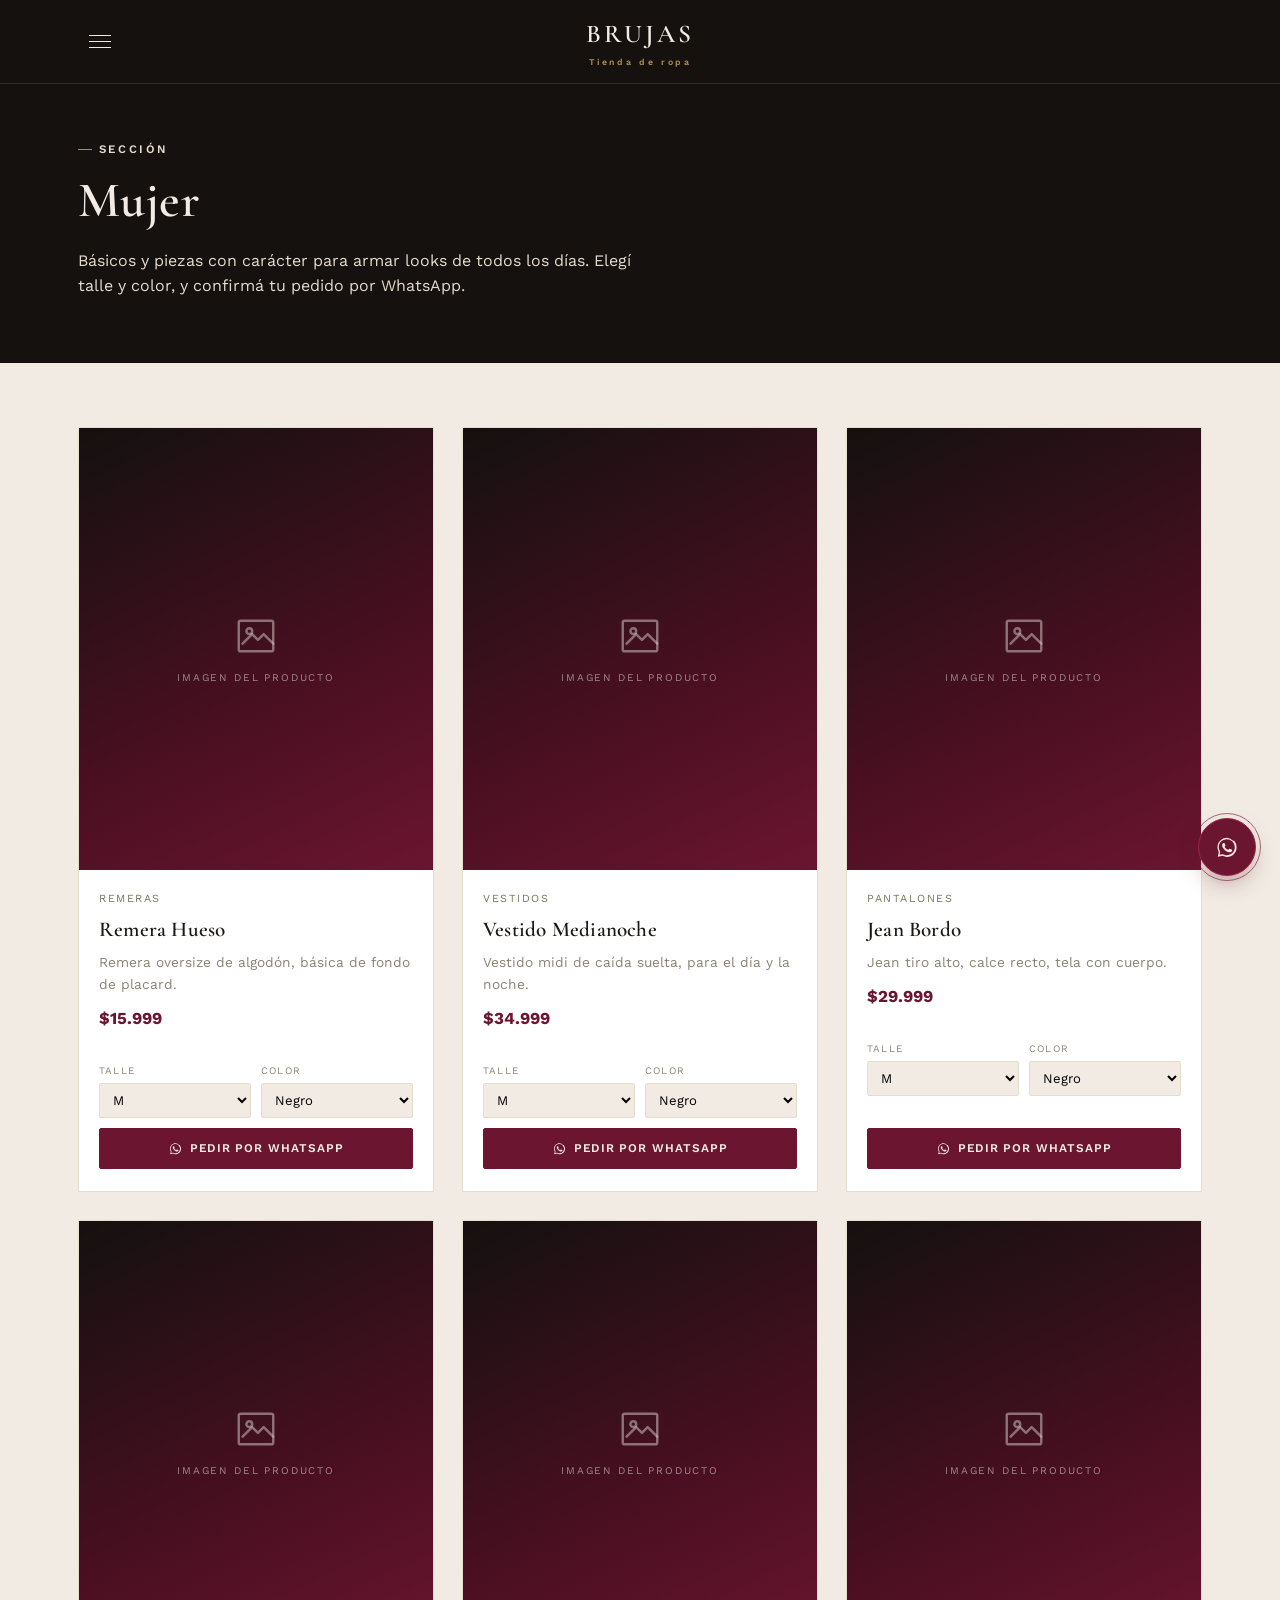
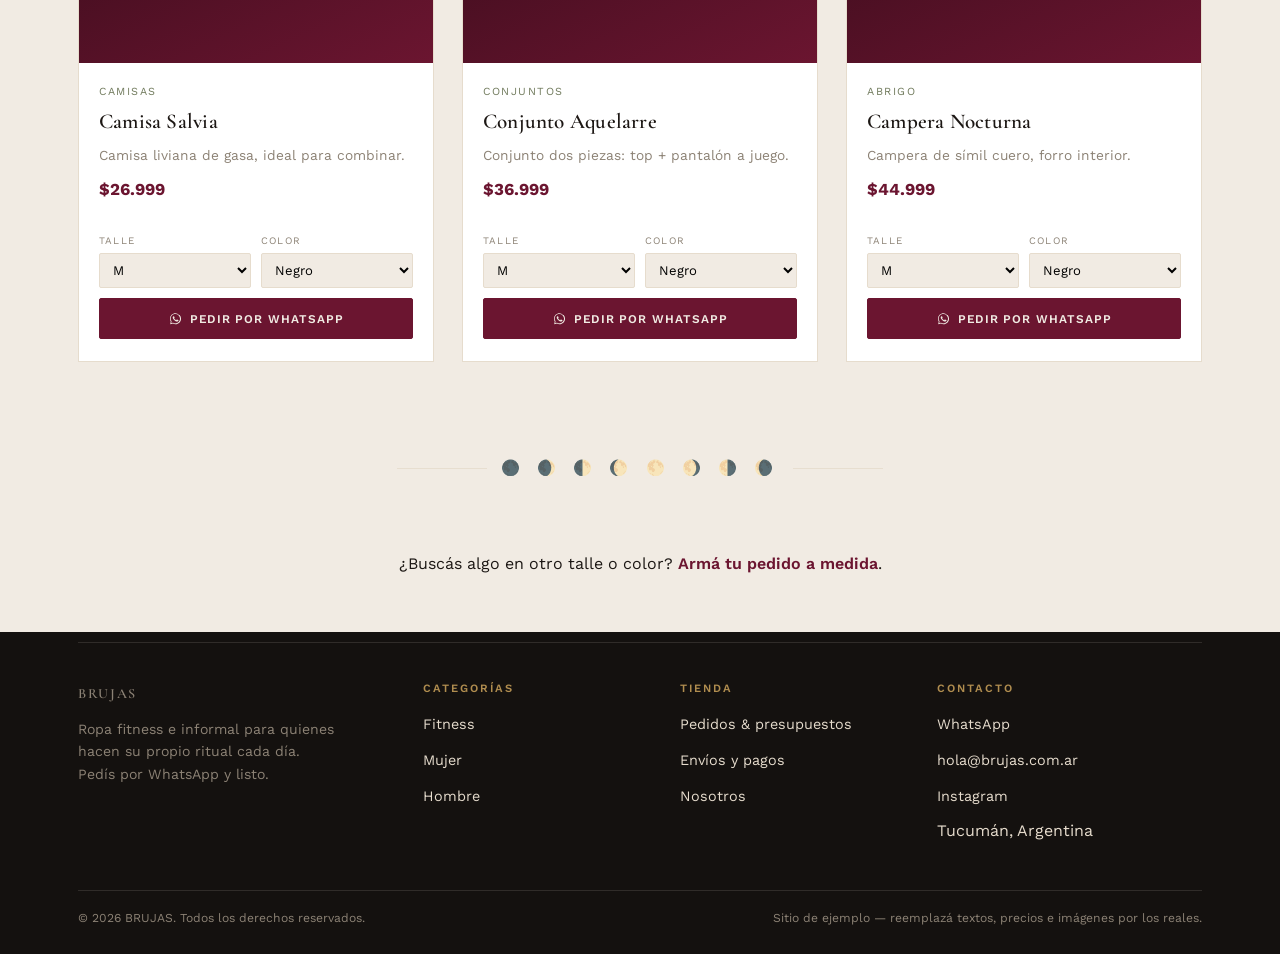
<file: mujer.html>
<!DOCTYPE html>
<html lang="es">
<head>
<meta charset="UTF-8">
<meta name="viewport" content="width=device-width, initial-scale=1.0">
<title>Mujer — BRUJAS</title>
<meta name="description" content="Ropa informal de dama BRUJAS: remeras, vestidos, jeans, camisas y abrigo. Pedí por WhatsApp.">
<link rel="icon" href="data:image/svg+xml,%3Csvg xmlns='http://www.w3.org/2000/svg' viewBox='0 0 100 100'%3E%3Ctext y='.9em' font-size='90'%3E%F0%9F%8C%99%3C/text%3E%3C/svg%3E">
<link rel="stylesheet" href="css/styles.css">
</head>
<body>

<header class="site-header">
  <div class="container">
    <button class="nav-trigger" id="navTrigger" type="button" aria-expanded="false" aria-controls="navDropdown" aria-label="Abrir menú">
      <span></span><span></span><span></span>
    </button>
    <a href="index.html" class="logo">BRUJAS<small>Tienda de ropa</small></a>
    <span class="header-spacer" aria-hidden="true"></span>
  </div>
</header>

<div class="nav-overlay" id="navOverlay"></div>
<nav class="nav-dropdown" id="navDropdown" aria-label="Menú principal">
  <ul>
    <li><a href="index.html"><span class="moon" aria-hidden="true">🌙</span>Inicio</a></li>
  </ul>
  <p class="nav-section-label">Categorías</p>
  <ul>
    <li><a href="fitness.html"><span class="moon" aria-hidden="true">🌙</span>Fitness</a></li>
    <li><a href="mujer.html"><span class="moon" aria-hidden="true">🌙</span>Mujer</a></li>
    <li><a href="hombre.html"><span class="moon" aria-hidden="true">🌙</span>Hombre</a></li>
  </ul>
  <p class="nav-section-label">Tienda &amp; info</p>
  <ul>
    <li><a href="pedido.html"><span class="moon" aria-hidden="true">🌙</span>Pedidos &amp; presupuestos</a></li>
    <li><a href="envios.html"><span class="moon" aria-hidden="true">🌙</span>Envíos y pagos</a></li>
    <li><a href="nosotros.html"><span class="moon" aria-hidden="true">🌙</span>Nosotros</a></li>
  </ul>
</nav>

<main>

  <section class="page-head">
    <div class="container">
      <p class="eyebrow">Sección</p>
      <h1>Mujer</h1>
      <p>Básicos y piezas con carácter para armar looks de todos los días. Elegí talle y color, y confirmá tu pedido por WhatsApp.</p>
    </div>
  </section>

  <section class="section">
    <div class="container">
      <div class="catalog-grid">

        <article class="product-card" data-product="Remera Hueso" data-price="$15.999">
          <div class="product-media">
            <svg viewBox="0 0 24 24" fill="none" stroke="currentColor" stroke-width="1.3" xmlns="http://www.w3.org/2000/svg" aria-hidden="true"><rect x="3" y="4" width="18" height="16" rx="1"/><circle cx="8.5" cy="9.5" r="1.5"/><path d="M21 16l-5-5-3 3-3-3-5 5" stroke-linecap="round" stroke-linejoin="round"/></svg>
            <span>Imagen del producto</span>
          </div>
          <div class="product-body">
            <span class="product-tag">Remeras</span>
            <h3>Remera Hueso</h3>
            <p class="product-desc">Remera oversize de algodón, básica de fondo de placard.</p>
            <p class="product-price">$15.999</p>
            <div class="product-options">
              <div class="field-mini">
                <label for="muj-talle-1">Talle</label>
                <select class="talle-select" id="muj-talle-1"><option>S</option><option selected>M</option><option>L</option><option>XL</option></select>
              </div>
              <div class="field-mini">
                <label for="muj-color-1">Color</label>
                <select class="color-select" id="muj-color-1"><option>Negro</option><option>Bordo</option><option>Hueso</option></select>
              </div>
            </div>
            <div class="product-cta">
              <button type="button" class="btn btn-primary wa-product-btn"><svg viewBox="0 0 24 24" aria-hidden="true"><path fill="currentColor" d="M17.6 6.32A8.86 8.86 0 0 0 12.03 3.5c-4.87 0-8.83 3.94-8.83 8.8 0 1.56.42 3.07 1.2 4.4L3.5 21l4.45-.83a8.9 8.9 0 0 0 4.07 1.01h.01c4.87 0 8.83-3.94 8.83-8.8a8.7 8.7 0 0 0-2.26-6.05Zm-5.57 13.5h-.01a7.4 7.4 0 0 1-3.77-1.03l-.27-.16-2.8.52.53-2.72-.18-.28a7.3 7.3 0 0 1-1.13-3.9c0-4.05 3.32-7.35 7.4-7.35a7.36 7.36 0 0 1 7.4 7.35c0 4.06-3.32 7.36-7.4 7.36Zm4.06-5.5c-.22-.11-1.3-.64-1.5-.71-.2-.07-.35-.11-.5.11-.14.22-.57.71-.7.86-.13.14-.26.16-.48.05-1.3-.64-2.15-1.15-3.01-2.6-.23-.4.23-.37.65-1.24.07-.15.04-.27-.03-.39-.07-.11-.5-1.2-.69-1.65-.18-.43-.37-.37-.5-.38-.13-.01-.28-.01-.43-.01-.15 0-.4.06-.6.29-.21.22-.8.79-.8 1.92 0 1.13.81 2.22.92 2.38.11.15 1.55 2.42 3.83 3.34 1.96.79 2.36.66 2.78.62.43-.04 1.39-.57 1.59-1.12.19-.55.19-1.02.13-1.12-.05-.1-.2-.16-.43-.27Z"/></svg>Pedir por WhatsApp</button>
            </div>
          </div>
        </article>

        <article class="product-card" data-product="Vestido Medianoche" data-price="$34.999">
          <div class="product-media">
            <svg viewBox="0 0 24 24" fill="none" stroke="currentColor" stroke-width="1.3" xmlns="http://www.w3.org/2000/svg" aria-hidden="true"><rect x="3" y="4" width="18" height="16" rx="1"/><circle cx="8.5" cy="9.5" r="1.5"/><path d="M21 16l-5-5-3 3-3-3-5 5" stroke-linecap="round" stroke-linejoin="round"/></svg>
            <span>Imagen del producto</span>
          </div>
          <div class="product-body">
            <span class="product-tag">Vestidos</span>
            <h3>Vestido Medianoche</h3>
            <p class="product-desc">Vestido midi de caída suelta, para el día y la noche.</p>
            <p class="product-price">$34.999</p>
            <div class="product-options">
              <div class="field-mini">
                <label for="muj-talle-2">Talle</label>
                <select class="talle-select" id="muj-talle-2"><option>S</option><option selected>M</option><option>L</option><option>XL</option></select>
              </div>
              <div class="field-mini">
                <label for="muj-color-2">Color</label>
                <select class="color-select" id="muj-color-2"><option>Negro</option><option>Bordo</option><option>Hueso</option></select>
              </div>
            </div>
            <div class="product-cta">
              <button type="button" class="btn btn-primary wa-product-btn"><svg viewBox="0 0 24 24" aria-hidden="true"><path fill="currentColor" d="M17.6 6.32A8.86 8.86 0 0 0 12.03 3.5c-4.87 0-8.83 3.94-8.83 8.8 0 1.56.42 3.07 1.2 4.4L3.5 21l4.45-.83a8.9 8.9 0 0 0 4.07 1.01h.01c4.87 0 8.83-3.94 8.83-8.8a8.7 8.7 0 0 0-2.26-6.05Zm-5.57 13.5h-.01a7.4 7.4 0 0 1-3.77-1.03l-.27-.16-2.8.52.53-2.72-.18-.28a7.3 7.3 0 0 1-1.13-3.9c0-4.05 3.32-7.35 7.4-7.35a7.36 7.36 0 0 1 7.4 7.35c0 4.06-3.32 7.36-7.4 7.36Zm4.06-5.5c-.22-.11-1.3-.64-1.5-.71-.2-.07-.35-.11-.5.11-.14.22-.57.71-.7.86-.13.14-.26.16-.48.05-1.3-.64-2.15-1.15-3.01-2.6-.23-.4.23-.37.65-1.24.07-.15.04-.27-.03-.39-.07-.11-.5-1.2-.69-1.65-.18-.43-.37-.37-.5-.38-.13-.01-.28-.01-.43-.01-.15 0-.4.06-.6.29-.21.22-.8.79-.8 1.92 0 1.13.81 2.22.92 2.38.11.15 1.55 2.42 3.83 3.34 1.96.79 2.36.66 2.78.62.43-.04 1.39-.57 1.59-1.12.19-.55.19-1.02.13-1.12-.05-.1-.2-.16-.43-.27Z"/></svg>Pedir por WhatsApp</button>
            </div>
          </div>
        </article>

        <article class="product-card" data-product="Jean Bordo" data-price="$29.999">
          <div class="product-media">
            <svg viewBox="0 0 24 24" fill="none" stroke="currentColor" stroke-width="1.3" xmlns="http://www.w3.org/2000/svg" aria-hidden="true"><rect x="3" y="4" width="18" height="16" rx="1"/><circle cx="8.5" cy="9.5" r="1.5"/><path d="M21 16l-5-5-3 3-3-3-5 5" stroke-linecap="round" stroke-linejoin="round"/></svg>
            <span>Imagen del producto</span>
          </div>
          <div class="product-body">
            <span class="product-tag">Pantalones</span>
            <h3>Jean Bordo</h3>
            <p class="product-desc">Jean tiro alto, calce recto, tela con cuerpo.</p>
            <p class="product-price">$29.999</p>
            <div class="product-options">
              <div class="field-mini">
                <label for="muj-talle-3">Talle</label>
                <select class="talle-select" id="muj-talle-3"><option>S</option><option selected>M</option><option>L</option><option>XL</option></select>
              </div>
              <div class="field-mini">
                <label for="muj-color-3">Color</label>
                <select class="color-select" id="muj-color-3"><option>Negro</option><option>Bordo</option><option>Hueso</option></select>
              </div>
            </div>
            <div class="product-cta">
              <button type="button" class="btn btn-primary wa-product-btn"><svg viewBox="0 0 24 24" aria-hidden="true"><path fill="currentColor" d="M17.6 6.32A8.86 8.86 0 0 0 12.03 3.5c-4.87 0-8.83 3.94-8.83 8.8 0 1.56.42 3.07 1.2 4.4L3.5 21l4.45-.83a8.9 8.9 0 0 0 4.07 1.01h.01c4.87 0 8.83-3.94 8.83-8.8a8.7 8.7 0 0 0-2.26-6.05Zm-5.57 13.5h-.01a7.4 7.4 0 0 1-3.77-1.03l-.27-.16-2.8.52.53-2.72-.18-.28a7.3 7.3 0 0 1-1.13-3.9c0-4.05 3.32-7.35 7.4-7.35a7.36 7.36 0 0 1 7.4 7.35c0 4.06-3.32 7.36-7.4 7.36Zm4.06-5.5c-.22-.11-1.3-.64-1.5-.71-.2-.07-.35-.11-.5.11-.14.22-.57.71-.7.86-.13.14-.26.16-.48.05-1.3-.64-2.15-1.15-3.01-2.6-.23-.4.23-.37.65-1.24.07-.15.04-.27-.03-.39-.07-.11-.5-1.2-.69-1.65-.18-.43-.37-.37-.5-.38-.13-.01-.28-.01-.43-.01-.15 0-.4.06-.6.29-.21.22-.8.79-.8 1.92 0 1.13.81 2.22.92 2.38.11.15 1.55 2.42 3.83 3.34 1.96.79 2.36.66 2.78.62.43-.04 1.39-.57 1.59-1.12.19-.55.19-1.02.13-1.12-.05-.1-.2-.16-.43-.27Z"/></svg>Pedir por WhatsApp</button>
            </div>
          </div>
        </article>

        <article class="product-card" data-product="Camisa Salvia" data-price="$26.999">
          <div class="product-media">
            <svg viewBox="0 0 24 24" fill="none" stroke="currentColor" stroke-width="1.3" xmlns="http://www.w3.org/2000/svg" aria-hidden="true"><rect x="3" y="4" width="18" height="16" rx="1"/><circle cx="8.5" cy="9.5" r="1.5"/><path d="M21 16l-5-5-3 3-3-3-5 5" stroke-linecap="round" stroke-linejoin="round"/></svg>
            <span>Imagen del producto</span>
          </div>
          <div class="product-body">
            <span class="product-tag">Camisas</span>
            <h3>Camisa Salvia</h3>
            <p class="product-desc">Camisa liviana de gasa, ideal para combinar.</p>
            <p class="product-price">$26.999</p>
            <div class="product-options">
              <div class="field-mini">
                <label for="muj-talle-4">Talle</label>
                <select class="talle-select" id="muj-talle-4"><option>S</option><option selected>M</option><option>L</option><option>XL</option></select>
              </div>
              <div class="field-mini">
                <label for="muj-color-4">Color</label>
                <select class="color-select" id="muj-color-4"><option>Negro</option><option>Bordo</option><option>Hueso</option></select>
              </div>
            </div>
            <div class="product-cta">
              <button type="button" class="btn btn-primary wa-product-btn"><svg viewBox="0 0 24 24" aria-hidden="true"><path fill="currentColor" d="M17.6 6.32A8.86 8.86 0 0 0 12.03 3.5c-4.87 0-8.83 3.94-8.83 8.8 0 1.56.42 3.07 1.2 4.4L3.5 21l4.45-.83a8.9 8.9 0 0 0 4.07 1.01h.01c4.87 0 8.83-3.94 8.83-8.8a8.7 8.7 0 0 0-2.26-6.05Zm-5.57 13.5h-.01a7.4 7.4 0 0 1-3.77-1.03l-.27-.16-2.8.52.53-2.72-.18-.28a7.3 7.3 0 0 1-1.13-3.9c0-4.05 3.32-7.35 7.4-7.35a7.36 7.36 0 0 1 7.4 7.35c0 4.06-3.32 7.36-7.4 7.36Zm4.06-5.5c-.22-.11-1.3-.64-1.5-.71-.2-.07-.35-.11-.5.11-.14.22-.57.71-.7.86-.13.14-.26.16-.48.05-1.3-.64-2.15-1.15-3.01-2.6-.23-.4.23-.37.65-1.24.07-.15.04-.27-.03-.39-.07-.11-.5-1.2-.69-1.65-.18-.43-.37-.37-.5-.38-.13-.01-.28-.01-.43-.01-.15 0-.4.06-.6.29-.21.22-.8.79-.8 1.92 0 1.13.81 2.22.92 2.38.11.15 1.55 2.42 3.83 3.34 1.96.79 2.36.66 2.78.62.43-.04 1.39-.57 1.59-1.12.19-.55.19-1.02.13-1.12-.05-.1-.2-.16-.43-.27Z"/></svg>Pedir por WhatsApp</button>
            </div>
          </div>
        </article>

        <article class="product-card" data-product="Conjunto Aquelarre" data-price="$36.999">
          <div class="product-media">
            <svg viewBox="0 0 24 24" fill="none" stroke="currentColor" stroke-width="1.3" xmlns="http://www.w3.org/2000/svg" aria-hidden="true"><rect x="3" y="4" width="18" height="16" rx="1"/><circle cx="8.5" cy="9.5" r="1.5"/><path d="M21 16l-5-5-3 3-3-3-5 5" stroke-linecap="round" stroke-linejoin="round"/></svg>
            <span>Imagen del producto</span>
          </div>
          <div class="product-body">
            <span class="product-tag">Conjuntos</span>
            <h3>Conjunto Aquelarre</h3>
            <p class="product-desc">Conjunto dos piezas: top + pantalón a juego.</p>
            <p class="product-price">$36.999</p>
            <div class="product-options">
              <div class="field-mini">
                <label for="muj-talle-5">Talle</label>
                <select class="talle-select" id="muj-talle-5"><option>S</option><option selected>M</option><option>L</option><option>XL</option></select>
              </div>
              <div class="field-mini">
                <label for="muj-color-5">Color</label>
                <select class="color-select" id="muj-color-5"><option>Negro</option><option>Bordo</option><option>Hueso</option></select>
              </div>
            </div>
            <div class="product-cta">
              <button type="button" class="btn btn-primary wa-product-btn"><svg viewBox="0 0 24 24" aria-hidden="true"><path fill="currentColor" d="M17.6 6.32A8.86 8.86 0 0 0 12.03 3.5c-4.87 0-8.83 3.94-8.83 8.8 0 1.56.42 3.07 1.2 4.4L3.5 21l4.45-.83a8.9 8.9 0 0 0 4.07 1.01h.01c4.87 0 8.83-3.94 8.83-8.8a8.7 8.7 0 0 0-2.26-6.05Zm-5.57 13.5h-.01a7.4 7.4 0 0 1-3.77-1.03l-.27-.16-2.8.52.53-2.72-.18-.28a7.3 7.3 0 0 1-1.13-3.9c0-4.05 3.32-7.35 7.4-7.35a7.36 7.36 0 0 1 7.4 7.35c0 4.06-3.32 7.36-7.4 7.36Zm4.06-5.5c-.22-.11-1.3-.64-1.5-.71-.2-.07-.35-.11-.5.11-.14.22-.57.71-.7.86-.13.14-.26.16-.48.05-1.3-.64-2.15-1.15-3.01-2.6-.23-.4.23-.37.65-1.24.07-.15.04-.27-.03-.39-.07-.11-.5-1.2-.69-1.65-.18-.43-.37-.37-.5-.38-.13-.01-.28-.01-.43-.01-.15 0-.4.06-.6.29-.21.22-.8.79-.8 1.92 0 1.13.81 2.22.92 2.38.11.15 1.55 2.42 3.83 3.34 1.96.79 2.36.66 2.78.62.43-.04 1.39-.57 1.59-1.12.19-.55.19-1.02.13-1.12-.05-.1-.2-.16-.43-.27Z"/></svg>Pedir por WhatsApp</button>
            </div>
          </div>
        </article>

        <article class="product-card" data-product="Campera Nocturna" data-price="$44.999">
          <div class="product-media">
            <svg viewBox="0 0 24 24" fill="none" stroke="currentColor" stroke-width="1.3" xmlns="http://www.w3.org/2000/svg" aria-hidden="true"><rect x="3" y="4" width="18" height="16" rx="1"/><circle cx="8.5" cy="9.5" r="1.5"/><path d="M21 16l-5-5-3 3-3-3-5 5" stroke-linecap="round" stroke-linejoin="round"/></svg>
            <span>Imagen del producto</span>
          </div>
          <div class="product-body">
            <span class="product-tag">Abrigo</span>
            <h3>Campera Nocturna</h3>
            <p class="product-desc">Campera de símil cuero, forro interior.</p>
            <p class="product-price">$44.999</p>
            <div class="product-options">
              <div class="field-mini">
                <label for="muj-talle-6">Talle</label>
                <select class="talle-select" id="muj-talle-6"><option>S</option><option selected>M</option><option>L</option><option>XL</option></select>
              </div>
              <div class="field-mini">
                <label for="muj-color-6">Color</label>
                <select class="color-select" id="muj-color-6"><option>Negro</option><option>Bordo</option><option>Hueso</option></select>
              </div>
            </div>
            <div class="product-cta">
              <button type="button" class="btn btn-primary wa-product-btn"><svg viewBox="0 0 24 24" aria-hidden="true"><path fill="currentColor" d="M17.6 6.32A8.86 8.86 0 0 0 12.03 3.5c-4.87 0-8.83 3.94-8.83 8.8 0 1.56.42 3.07 1.2 4.4L3.5 21l4.45-.83a8.9 8.9 0 0 0 4.07 1.01h.01c4.87 0 8.83-3.94 8.83-8.8a8.7 8.7 0 0 0-2.26-6.05Zm-5.57 13.5h-.01a7.4 7.4 0 0 1-3.77-1.03l-.27-.16-2.8.52.53-2.72-.18-.28a7.3 7.3 0 0 1-1.13-3.9c0-4.05 3.32-7.35 7.4-7.35a7.36 7.36 0 0 1 7.4 7.35c0 4.06-3.32 7.36-7.4 7.36Zm4.06-5.5c-.22-.11-1.3-.64-1.5-.71-.2-.07-.35-.11-.5.11-.14.22-.57.71-.7.86-.13.14-.26.16-.48.05-1.3-.64-2.15-1.15-3.01-2.6-.23-.4.23-.37.65-1.24.07-.15.04-.27-.03-.39-.07-.11-.5-1.2-.69-1.65-.18-.43-.37-.37-.5-.38-.13-.01-.28-.01-.43-.01-.15 0-.4.06-.6.29-.21.22-.8.79-.8 1.92 0 1.13.81 2.22.92 2.38.11.15 1.55 2.42 3.83 3.34 1.96.79 2.36.66 2.78.62.43-.04 1.39-.57 1.59-1.12.19-.55.19-1.02.13-1.12-.05-.1-.2-.16-.43-.27Z"/></svg>Pedir por WhatsApp</button>
            </div>
          </div>
        </article>

      </div>
    </div>
  </section>

  <div class="container">
    <div class="lunar-divider on-light">
      <span class="line"></span>
      <span class="phases" aria-hidden="true">🌑 🌒 🌓 🌔 🌕 🌖 🌗 🌘</span>
      <span class="line"></span>
    </div>
  </div>

  <section class="section-tight">
    <div class="container text-center">
      <p>¿Buscás algo en otro talle o color? <a href="pedido.html" style="color:var(--bordo); font-weight:600;">Armá tu pedido a medida</a>.</p>
    </div>
  </section>

</main>

<footer class="site-footer">
  <div class="container">
    <div class="footer-grid">
      <div class="footer-brand">
        <p class="logo">BRUJAS</p>
        <p>Ropa fitness e informal para quienes hacen su propio ritual cada día. Pedís por WhatsApp y listo.</p>
      </div>
      <div>
        <h4>Categorías</h4>
        <ul>
          <li><a href="fitness.html">Fitness</a></li>
          <li><a href="mujer.html">Mujer</a></li>
          <li><a href="hombre.html">Hombre</a></li>
        </ul>
      </div>
      <div>
        <h4>Tienda</h4>
        <ul>
          <li><a href="pedido.html">Pedidos &amp; presupuestos</a></li>
          <li><a href="envios.html">Envíos y pagos</a></li>
          <li><a href="nosotros.html">Nosotros</a></li>
        </ul>
      </div>
      <div>
        <h4>Contacto</h4>
        <ul>
          <li><a href="#" data-wa-message="Hola Brujas! 🌙 Quiero hacer una consulta." target="_blank" rel="noopener">WhatsApp</a></li>
          <li><a href="mailto:hola@brujas.com.ar">hola@brujas.com.ar</a></li>
          <li><a href="https://instagram.com" target="_blank" rel="noopener">Instagram</a></li>
          <li>Tucumán, Argentina</li>
        </ul>
      </div>
    </div>
    <div class="footer-bottom">
      <span>© <span class="current-year"></span> BRUJAS. Todos los derechos reservados.</span>
      <span>Sitio de ejemplo — reemplazá textos, precios e imágenes por los reales.</span>
    </div>
  </div>
</footer>

<a href="#" id="waFloat" class="whatsapp-float" data-wa-message="Hola Brujas! 🌙 Vengo de la sección Mujer y quiero hacer un pedido." target="_blank" rel="noopener" aria-label="Chatear por WhatsApp">
  <span class="wa-tip">Pedí por WhatsApp</span>
  <span class="wa-btn"><svg viewBox="0 0 24 24" aria-hidden="true"><path fill="currentColor" d="M17.6 6.32A8.86 8.86 0 0 0 12.03 3.5c-4.87 0-8.83 3.94-8.83 8.8 0 1.56.42 3.07 1.2 4.4L3.5 21l4.45-.83a8.9 8.9 0 0 0 4.07 1.01h.01c4.87 0 8.83-3.94 8.83-8.8a8.7 8.7 0 0 0-2.26-6.05Zm-5.57 13.5h-.01a7.4 7.4 0 0 1-3.77-1.03l-.27-.16-2.8.52.53-2.72-.18-.28a7.3 7.3 0 0 1-1.13-3.9c0-4.05 3.32-7.35 7.4-7.35a7.36 7.36 0 0 1 7.4 7.35c0 4.06-3.32 7.36-7.4 7.36Zm4.06-5.5c-.22-.11-1.3-.64-1.5-.71-.2-.07-.35-.11-.5.11-.14.22-.57.71-.7.86-.13.14-.26.16-.48.05-1.3-.64-2.15-1.15-3.01-2.6-.23-.4.23-.37.65-1.24.07-.15.04-.27-.03-.39-.07-.11-.5-1.2-.69-1.65-.18-.43-.37-.37-.5-.38-.13-.01-.28-.01-.43-.01-.15 0-.4.06-.6.29-.21.22-.8.79-.8 1.92 0 1.13.81 2.22.92 2.38.11.15 1.55 2.42 3.83 3.34 1.96.79 2.36.66 2.78.62.43-.04 1.39-.57 1.59-1.12.19-.55.19-1.02.13-1.12-.05-.1-.2-.16-.43-.27Z"/></svg></span>
</a>

<script src="js/script.js"></script>
</body>
</html>
</file>
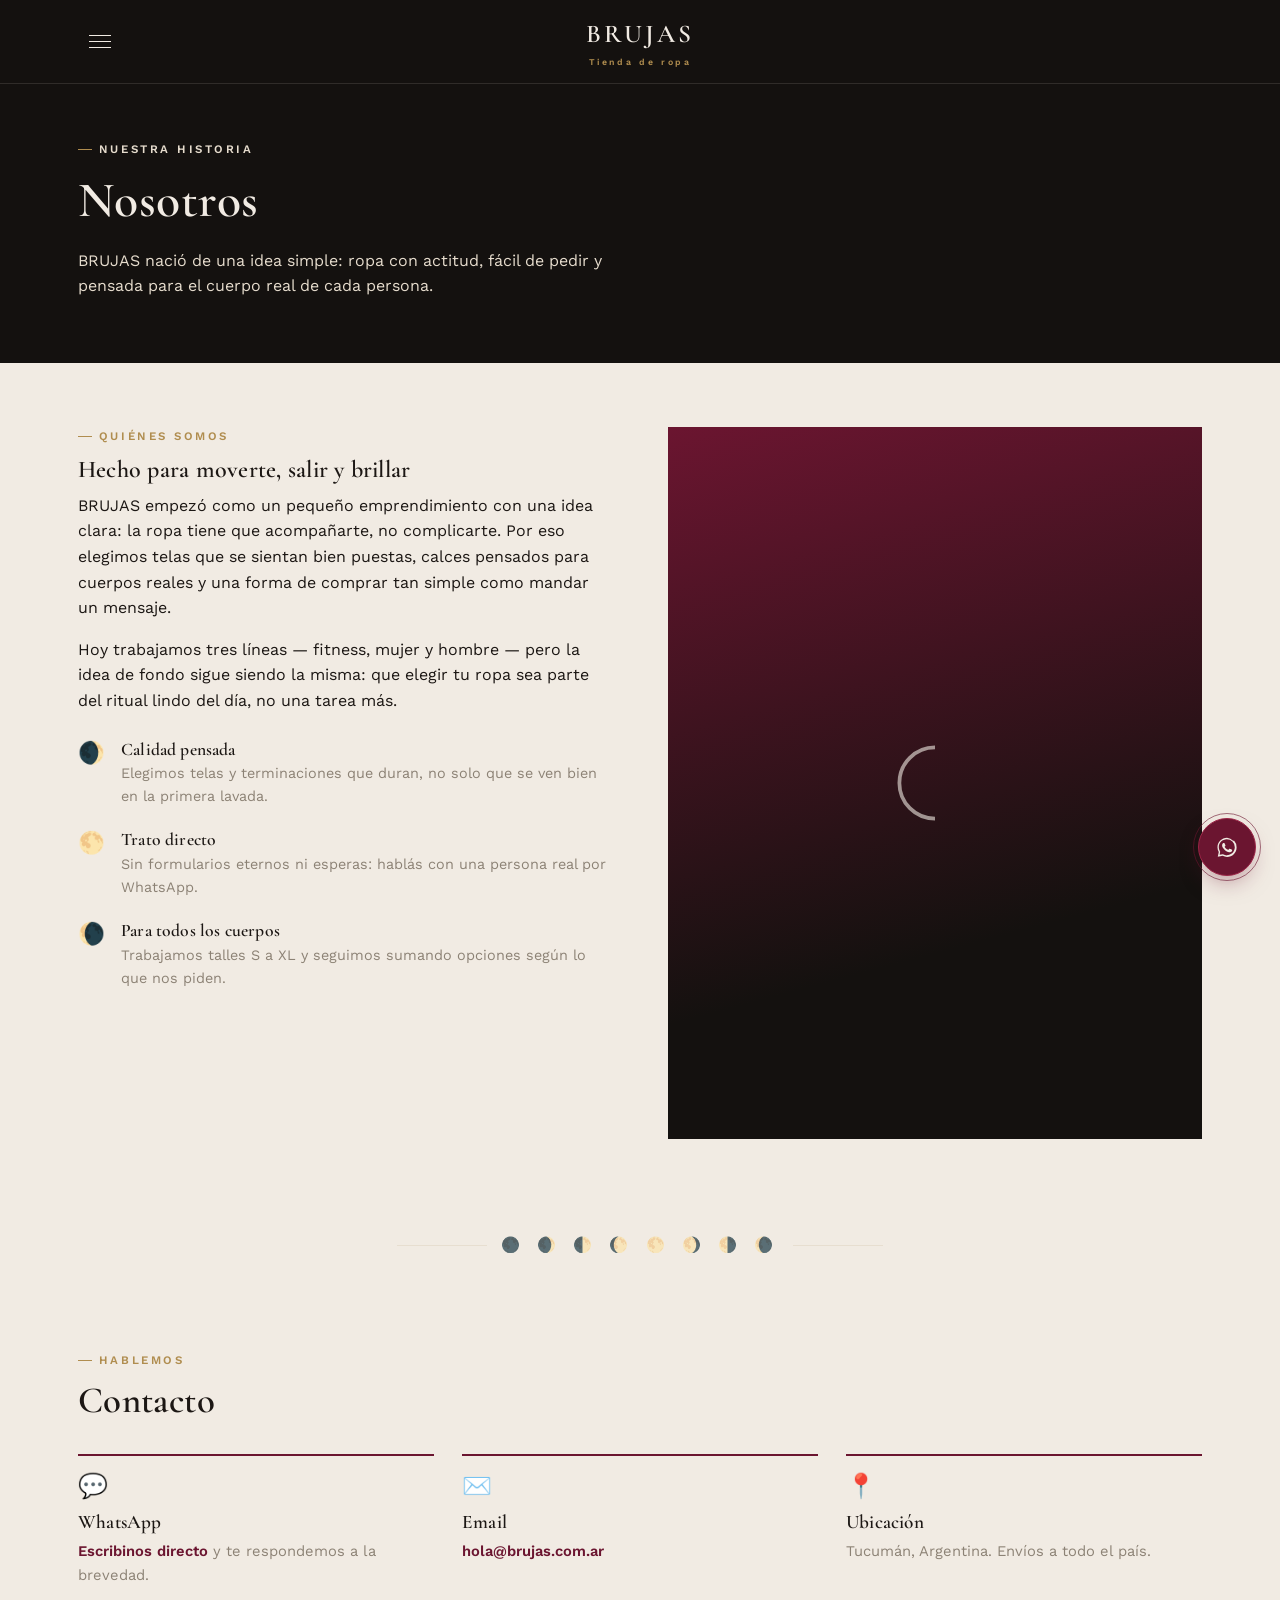
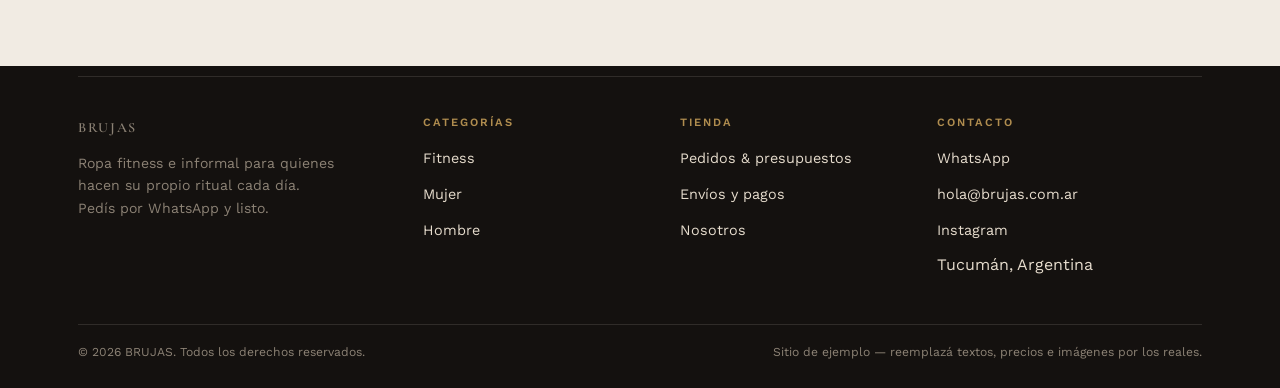
<file: nosotros.html>
<!DOCTYPE html>
<html lang="es">
<head>
<meta charset="UTF-8">
<meta name="viewport" content="width=device-width, initial-scale=1.0">
<title>Nosotros — BRUJAS</title>
<meta name="description" content="Conocé la historia de BRUJAS y nuestra forma de trabajar.">
<link rel="icon" href="data:image/svg+xml,%3Csvg xmlns='http://www.w3.org/2000/svg' viewBox='0 0 100 100'%3E%3Ctext y='.9em' font-size='90'%3E%F0%9F%8C%99%3C/text%3E%3C/svg%3E">
<link rel="stylesheet" href="css/styles.css">
</head>
<body>

<header class="site-header">
  <div class="container">
    <button class="nav-trigger" id="navTrigger" type="button" aria-expanded="false" aria-controls="navDropdown" aria-label="Abrir menú">
      <span></span><span></span><span></span>
    </button>
    <a href="index.html" class="logo">BRUJAS<small>Tienda de ropa</small></a>
    <span class="header-spacer" aria-hidden="true"></span>
  </div>
</header>

<div class="nav-overlay" id="navOverlay"></div>
<nav class="nav-dropdown" id="navDropdown" aria-label="Menú principal">
  <ul>
    <li><a href="index.html"><span class="moon" aria-hidden="true">🌙</span>Inicio</a></li>
  </ul>
  <p class="nav-section-label">Categorías</p>
  <ul>
    <li><a href="fitness.html"><span class="moon" aria-hidden="true">🌙</span>Fitness</a></li>
    <li><a href="mujer.html"><span class="moon" aria-hidden="true">🌙</span>Mujer</a></li>
    <li><a href="hombre.html"><span class="moon" aria-hidden="true">🌙</span>Hombre</a></li>
  </ul>
  <p class="nav-section-label">Tienda &amp; info</p>
  <ul>
    <li><a href="pedido.html"><span class="moon" aria-hidden="true">🌙</span>Pedidos &amp; presupuestos</a></li>
    <li><a href="envios.html"><span class="moon" aria-hidden="true">🌙</span>Envíos y pagos</a></li>
    <li><a href="nosotros.html"><span class="moon" aria-hidden="true">🌙</span>Nosotros</a></li>
  </ul>
</nav>

<main>

  <section class="page-head">
    <div class="container">
      <p class="eyebrow">Nuestra historia</p>
      <h1>Nosotros</h1>
      <p>BRUJAS nació de una idea simple: ropa con actitud, fácil de pedir y pensada para el cuerpo real de cada persona.</p>
    </div>
  </section>

  <section class="section">
    <div class="container">
      <div class="story">
        <div>
          <p class="eyebrow">Quiénes somos</p>
          <h2>Hecho para moverte, salir y brillar</h2>
          <p>BRUJAS empezó como un pequeño emprendimiento con una idea clara: la ropa tiene que acompañarte, no complicarte. Por eso elegimos telas que se sientan bien puestas, calces pensados para cuerpos reales y una forma de comprar tan simple como mandar un mensaje.</p>
          <p>Hoy trabajamos tres líneas — fitness, mujer y hombre — pero la idea de fondo sigue siendo la misma: que elegir tu ropa sea parte del ritual lindo del día, no una tarea más.</p>
          <div class="values-list">
            <div class="value-item">
              <span class="moon-phase" aria-hidden="true">🌒</span>
              <div><h4>Calidad pensada</h4><p>Elegimos telas y terminaciones que duran, no solo que se ven bien en la primera lavada.</p></div>
            </div>
            <div class="value-item">
              <span class="moon-phase" aria-hidden="true">🌕</span>
              <div><h4>Trato directo</h4><p>Sin formularios eternos ni esperas: hablás con una persona real por WhatsApp.</p></div>
            </div>
            <div class="value-item">
              <span class="moon-phase" aria-hidden="true">🌘</span>
              <div><h4>Para todos los cuerpos</h4><p>Trabajamos talles S a XL y seguimos sumando opciones según lo que nos piden.</p></div>
            </div>
          </div>
        </div>
        <div class="story-art">
          <svg viewBox="0 0 24 24" fill="none" stroke="#f1ebe3" stroke-width="1" xmlns="http://www.w3.org/2000/svg" aria-hidden="true" style="width:90px;height:90px;opacity:.6;">
            <path d="M12 2.5a9.5 9.5 0 1 0 0 19 7.6 7.6 0 0 1 0-19Z"/>
          </svg>
        </div>
      </div>
    </div>
  </section>

  <div class="container">
    <div class="lunar-divider on-light">
      <span class="line"></span>
      <span class="phases" aria-hidden="true">🌑 🌒 🌓 🌔 🌕 🌖 🌗 🌘</span>
      <span class="line"></span>
    </div>
  </div>

  <section class="section">
    <div class="container">
      <div class="section-title">
        <p class="eyebrow">Hablemos</p>
        <h2>Contacto</h2>
      </div>
      <div class="info-grid">
        <div class="info-card">
          <span class="moon-phase" aria-hidden="true">💬</span>
          <h3>WhatsApp</h3>
          <p><a href="#" data-wa-message="Hola Brujas! 🌙 Quiero hacer una consulta." target="_blank" rel="noopener" style="color:var(--bordo); font-weight:600;">Escribinos directo</a> y te respondemos a la brevedad.</p>
        </div>
        <div class="info-card">
          <span class="moon-phase" aria-hidden="true">✉️</span>
          <h3>Email</h3>
          <p><a href="mailto:hola@brujas.com.ar" style="color:var(--bordo); font-weight:600;">hola@brujas.com.ar</a></p>
        </div>
        <div class="info-card">
          <span class="moon-phase" aria-hidden="true">📍</span>
          <h3>Ubicación</h3>
          <p>Tucumán, Argentina. Envíos a todo el país.</p>
        </div>
      </div>
    </div>
  </section>

</main>

<footer class="site-footer">
  <div class="container">
    <div class="footer-grid">
      <div class="footer-brand">
        <p class="logo">BRUJAS</p>
        <p>Ropa fitness e informal para quienes hacen su propio ritual cada día. Pedís por WhatsApp y listo.</p>
      </div>
      <div>
        <h4>Categorías</h4>
        <ul>
          <li><a href="fitness.html">Fitness</a></li>
          <li><a href="mujer.html">Mujer</a></li>
          <li><a href="hombre.html">Hombre</a></li>
        </ul>
      </div>
      <div>
        <h4>Tienda</h4>
        <ul>
          <li><a href="pedido.html">Pedidos &amp; presupuestos</a></li>
          <li><a href="envios.html">Envíos y pagos</a></li>
          <li><a href="nosotros.html">Nosotros</a></li>
        </ul>
      </div>
      <div>
        <h4>Contacto</h4>
        <ul>
          <li><a href="#" data-wa-message="Hola Brujas! 🌙 Quiero hacer una consulta." target="_blank" rel="noopener">WhatsApp</a></li>
          <li><a href="mailto:hola@brujas.com.ar">hola@brujas.com.ar</a></li>
          <li><a href="https://instagram.com" target="_blank" rel="noopener">Instagram</a></li>
          <li>Tucumán, Argentina</li>
        </ul>
      </div>
    </div>
    <div class="footer-bottom">
      <span>© <span class="current-year"></span> BRUJAS. Todos los derechos reservados.</span>
      <span>Sitio de ejemplo — reemplazá textos, precios e imágenes por los reales.</span>
    </div>
  </div>
</footer>

<a href="#" id="waFloat" class="whatsapp-float" data-wa-message="Hola Brujas! 🌙 Quiero hacer una consulta." target="_blank" rel="noopener" aria-label="Chatear por WhatsApp">
  <span class="wa-tip">Pedí por WhatsApp</span>
  <span class="wa-btn"><svg viewBox="0 0 24 24" aria-hidden="true"><path fill="currentColor" d="M17.6 6.32A8.86 8.86 0 0 0 12.03 3.5c-4.87 0-8.83 3.94-8.83 8.8 0 1.56.42 3.07 1.2 4.4L3.5 21l4.45-.83a8.9 8.9 0 0 0 4.07 1.01h.01c4.87 0 8.83-3.94 8.83-8.8a8.7 8.7 0 0 0-2.26-6.05Zm-5.57 13.5h-.01a7.4 7.4 0 0 1-3.77-1.03l-.27-.16-2.8.52.53-2.72-.18-.28a7.3 7.3 0 0 1-1.13-3.9c0-4.05 3.32-7.35 7.4-7.35a7.36 7.36 0 0 1 7.4 7.35c0 4.06-3.32 7.36-7.4 7.36Zm4.06-5.5c-.22-.11-1.3-.64-1.5-.71-.2-.07-.35-.11-.5.11-.14.22-.57.71-.7.86-.13.14-.26.16-.48.05-1.3-.64-2.15-1.15-3.01-2.6-.23-.4.23-.37.65-1.24.07-.15.04-.27-.03-.39-.07-.11-.5-1.2-.69-1.65-.18-.43-.37-.37-.5-.38-.13-.01-.28-.01-.43-.01-.15 0-.4.06-.6.29-.21.22-.8.79-.8 1.92 0 1.13.81 2.22.92 2.38.11.15 1.55 2.42 3.83 3.34 1.96.79 2.36.66 2.78.62.43-.04 1.39-.57 1.59-1.12.19-.55.19-1.02.13-1.12-.05-.1-.2-.16-.43-.27Z"/></svg></span>
</a>

<script src="js/script.js"></script>
</body>
</html>
</file>
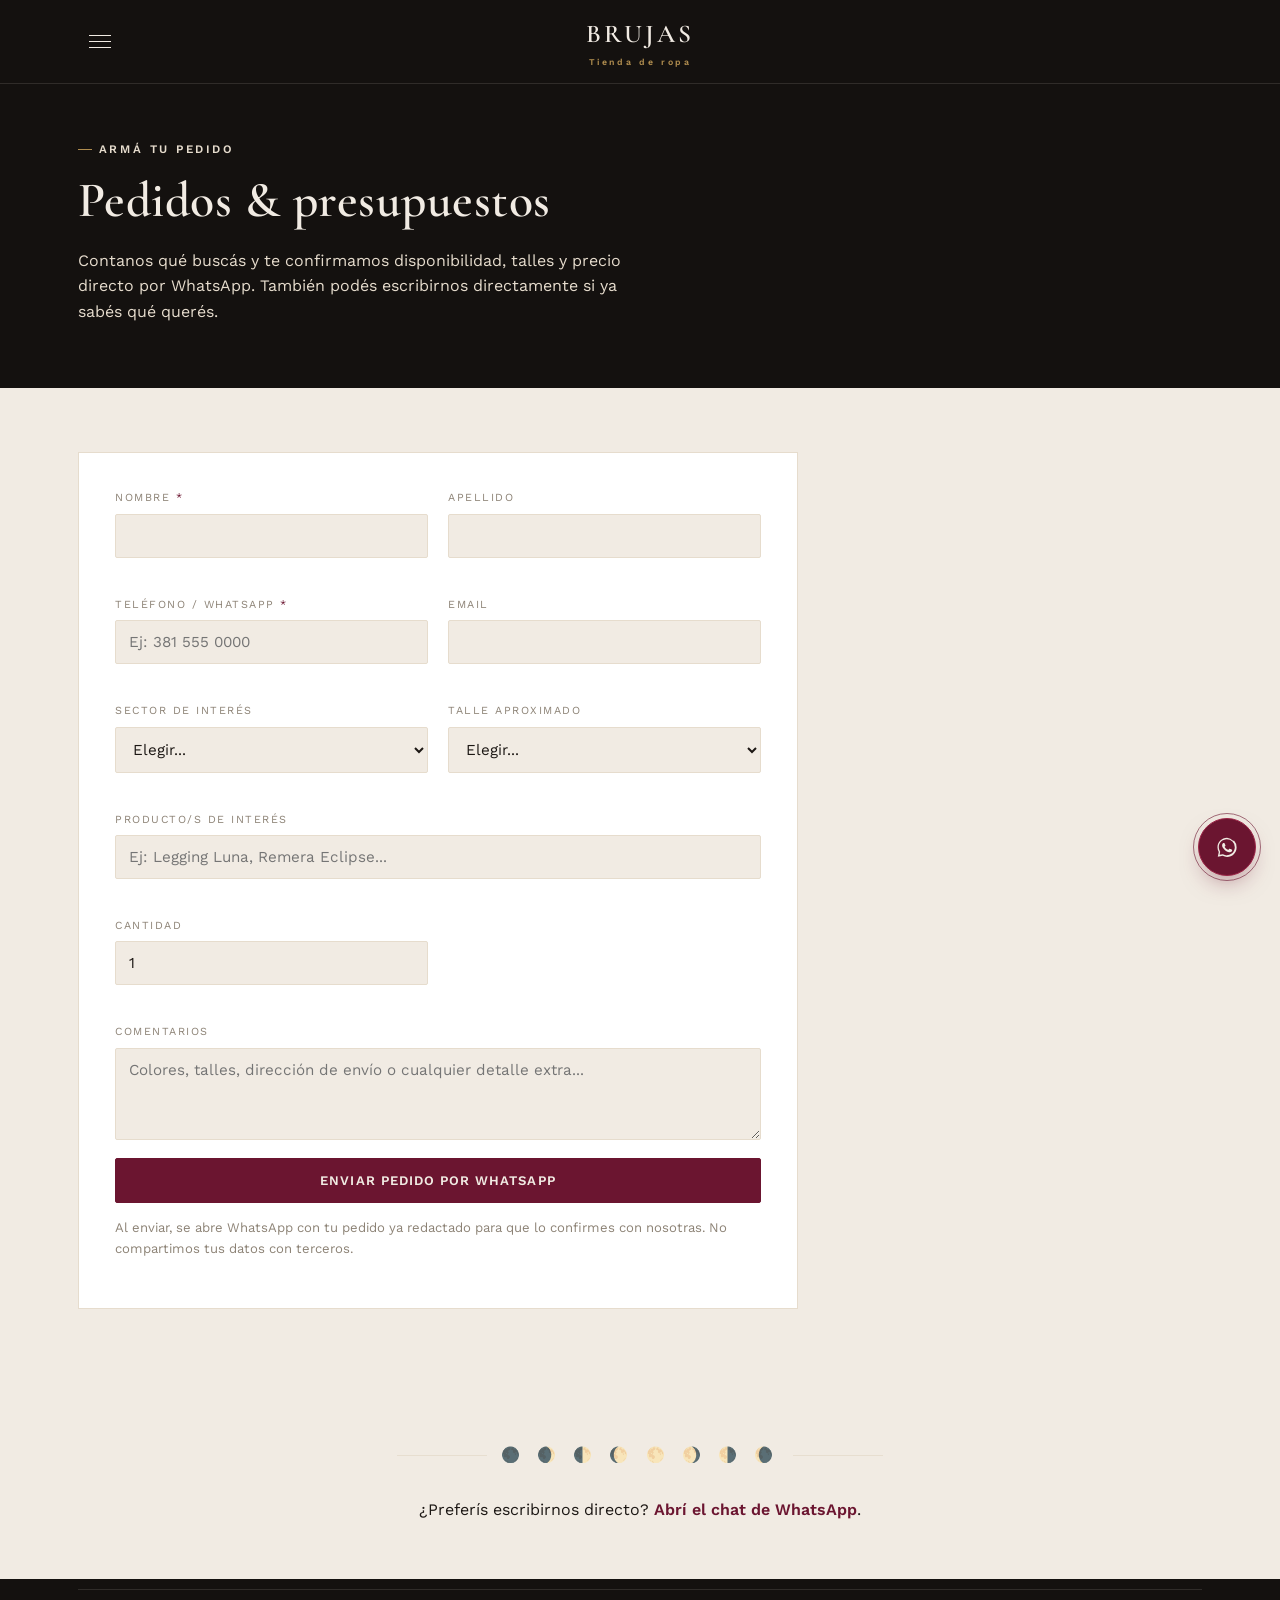
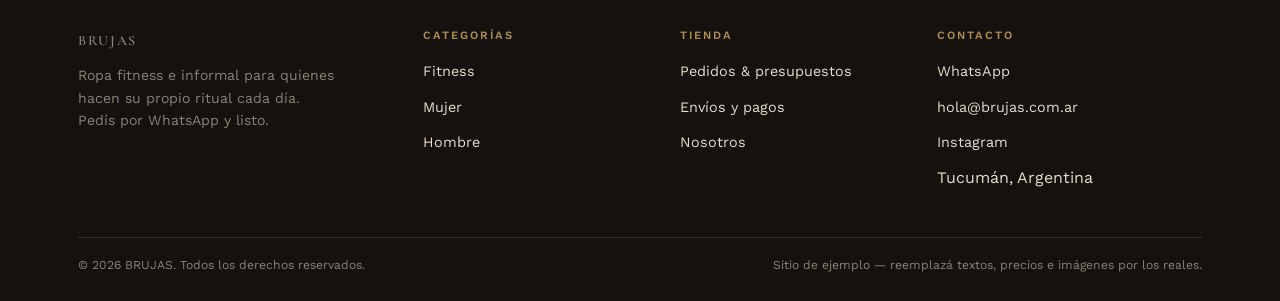
<file: pedido.html>
<!doctype html>
<html lang="es">
  <head>
    <meta charset="UTF-8" />
    <meta name="viewport" content="width=device-width, initial-scale=1.0" />
    <title>Pedidos y presupuestos — BRUJAS</title>
    <meta
      name="description"
      content="Armá tu pedido o pedí un presupuesto a BRUJAS. Completá el formulario y seguís por WhatsApp."
    />
    <link
      rel="icon"
      href="data:image/svg+xml,%3Csvg xmlns='http://www.w3.org/2000/svg' viewBox='0 0 100 100'%3E%3Ctext y='.9em' font-size='90'%3E%F0%9F%8C%99%3C/text%3E%3C/svg%3E"
    />
    <link rel="stylesheet" href="css/styles.css" />
  </head>
  <body>
    <header class="site-header">
      <div class="container">
        <button
          class="nav-trigger"
          id="navTrigger"
          type="button"
          aria-expanded="false"
          aria-controls="navDropdown"
          aria-label="Abrir menú"
        >
          <span></span><span></span><span></span>
        </button>
        <a href="index.html" class="logo"
          >BRUJAS<small>Tienda de ropa</small></a
        >
        <span class="header-spacer" aria-hidden="true"></span>
      </div>
    </header>

    <div class="nav-overlay" id="navOverlay"></div>
    <nav class="nav-dropdown" id="navDropdown" aria-label="Menú principal">
      <ul>
        <li>
          <a href="index.html"
            ><span class="moon" aria-hidden="true">🌙</span>Inicio</a
          >
        </li>
      </ul>
      <p class="nav-section-label">Categorías</p>
      <ul>
        <li>
          <a href="fitness.html"
            ><span class="moon" aria-hidden="true">🌙</span>Fitness</a
          >
        </li>
        <li>
          <a href="mujer.html"
            ><span class="moon" aria-hidden="true">🌙</span>Mujer</a
          >
        </li>
        <li>
          <a href="hombre.html"
            ><span class="moon" aria-hidden="true">🌙</span>Hombre</a
          >
        </li>
      </ul>
      <p class="nav-section-label">Tienda &amp; info</p>
      <ul>
        <li>
          <a href="pedido.html"
            ><span class="moon" aria-hidden="true">🌙</span>Pedidos &amp;
            presupuestos</a
          >
        </li>
        <li>
          <a href="envios.html"
            ><span class="moon" aria-hidden="true">🌙</span>Envíos y pagos</a
          >
        </li>
        <li>
          <a href="nosotros.html"
            ><span class="moon" aria-hidden="true">🌙</span>Nosotros</a
          >
        </li>
      </ul>
    </nav>

    <main>
      <section class="page-head">
        <div class="container">
          <p class="eyebrow">Armá tu pedido</p>
          <h1>Pedidos &amp; presupuestos</h1>
          <p>
            Contanos qué buscás y te confirmamos disponibilidad, talles y precio
            directo por WhatsApp. También podés escribirnos directamente si ya
            sabés qué querés.
          </p>
        </div>
      </section>

      <section class="section">
        <div class="container">
          <form
            class="form-card"
            id="pedidoForm"
            novalidate
            action="https://formspree.io/f/xrevnapz"
            method="POST"
          >
            <div class="form-grid">
              <div class="field">
                <label for="nombre">Nombre <span class="req">*</span></label>
                <input
                  type="text"
                  id="nombre"
                  name="nombre"
                  autocomplete="given-name"
                  required
                />
              </div>
              <div class="field">
                <label for="apellido">Apellido</label>
                <input
                  type="text"
                  id="apellido"
                  name="apellido"
                  autocomplete="family-name"
                />
              </div>
              <div class="field">
                <label for="telefono"
                  >Teléfono / WhatsApp <span class="req">*</span></label
                >
                <input
                  type="tel"
                  id="telefono"
                  name="telefono"
                  placeholder="Ej: 381 555 0000"
                  autocomplete="tel"
                  required
                />
              </div>
              <div class="field">
                <label for="email">Email</label>
                <input
                  type="email"
                  id="email"
                  name="email"
                  autocomplete="email"
                />
              </div>
              <div class="field">
                <label for="sector">Sector de interés</label>
                <select id="sector" name="sector">
                  <option value="">Elegir...</option>
                  <option value="Fitness">Fitness</option>
                  <option value="Mujer">Mujer</option>
                  <option value="Hombre">Hombre</option>
                  <option value="Varios">Varios / no estoy seguro</option>
                </select>
              </div>
              <div class="field">
                <label for="talle">Talle aproximado</label>
                <select id="talle" name="talle">
                  <option value="">Elegir...</option>
                  <option>S</option>
                  <option>M</option>
                  <option>L</option>
                  <option>XL</option>
                  <option>Único / no aplica</option>
                </select>
              </div>
              <div class="field full">
                <label for="producto">Producto/s de interés</label>
                <input
                  type="text"
                  id="producto"
                  name="producto"
                  placeholder="Ej: Legging Luna, Remera Eclipse..."
                />
              </div>
              <div class="field">
                <label for="cantidad">Cantidad</label>
                <input
                  type="number"
                  id="cantidad"
                  name="cantidad"
                  min="1"
                  value="1"
                />
              </div>
              <div class="field full">
                <label for="comentarios">Comentarios</label>
                <textarea
                  id="comentarios"
                  name="comentarios"
                  placeholder="Colores, talles, dirección de envío o cualquier detalle extra..."
                ></textarea>
              </div>
            </div>
            <button type="submit" class="btn btn-primary btn-block">
              Enviar pedido por WhatsApp
            </button>
            <p class="form-status" id="pedidoStatus"></p>
            <p class="form-note">
              Al enviar, se abre WhatsApp con tu pedido ya redactado para que lo
              confirmes con nosotras. No compartimos tus datos con terceros.
            </p>
          </form>
        </div>
      </section>

      <section class="section-tight">
        <div class="container">
          <div class="lunar-divider on-light">
            <span class="line"></span>
            <span class="phases" aria-hidden="true"
              >🌑 🌒 🌓 🌔 🌕 🌖 🌗 🌘</span
            >
            <span class="line"></span>
          </div>
          <p class="text-center">
            ¿Preferís escribirnos directo?
            <a
              href="#"
              data-wa-message="Hola Brujas! 🌙 Quiero hacer una consulta."
              target="_blank"
              rel="noopener"
              style="color: var(--bordo); font-weight: 600"
              >Abrí el chat de WhatsApp</a
            >.
          </p>
        </div>
      </section>
    </main>

    <footer class="site-footer">
      <div class="container">
        <div class="footer-grid">
          <div class="footer-brand">
            <p class="logo">BRUJAS</p>
            <p>
              Ropa fitness e informal para quienes hacen su propio ritual cada
              día. Pedís por WhatsApp y listo.
            </p>
          </div>
          <div>
            <h4>Categorías</h4>
            <ul>
              <li><a href="fitness.html">Fitness</a></li>
              <li><a href="mujer.html">Mujer</a></li>
              <li><a href="hombre.html">Hombre</a></li>
            </ul>
          </div>
          <div>
            <h4>Tienda</h4>
            <ul>
              <li><a href="pedido.html">Pedidos &amp; presupuestos</a></li>
              <li><a href="envios.html">Envíos y pagos</a></li>
              <li><a href="nosotros.html">Nosotros</a></li>
            </ul>
          </div>
          <div>
            <h4>Contacto</h4>
            <ul>
              <li>
                <a
                  href="#"
                  data-wa-message="Hola Brujas! 🌙 Quiero hacer una consulta."
                  target="_blank"
                  rel="noopener"
                  >WhatsApp</a
                >
              </li>
              <li>
                <a href="mailto:hola@brujas.com.ar">hola@brujas.com.ar</a>
              </li>
              <li>
                <a href="https://instagram.com" target="_blank" rel="noopener"
                  >Instagram</a
                >
              </li>
              <li>Tucumán, Argentina</li>
            </ul>
          </div>
        </div>
        <div class="footer-bottom">
          <span
            >© <span class="current-year"></span> BRUJAS. Todos los derechos
            reservados.</span
          >
          <span
            >Sitio de ejemplo — reemplazá textos, precios e imágenes por los
            reales.</span
          >
        </div>
      </div>
    </footer>

    <a
      href="#"
      id="waFloat"
      class="whatsapp-float"
      data-wa-message="Hola Brujas! 🌙 Quiero hacer una consulta sobre un pedido."
      target="_blank"
      rel="noopener"
      aria-label="Chatear por WhatsApp"
    >
      <span class="wa-tip">Pedí por WhatsApp</span>
      <span class="wa-btn"
        ><svg viewBox="0 0 24 24" aria-hidden="true">
          <path
            fill="currentColor"
            d="M17.6 6.32A8.86 8.86 0 0 0 12.03 3.5c-4.87 0-8.83 3.94-8.83 8.8 0 1.56.42 3.07 1.2 4.4L3.5 21l4.45-.83a8.9 8.9 0 0 0 4.07 1.01h.01c4.87 0 8.83-3.94 8.83-8.8a8.7 8.7 0 0 0-2.26-6.05Zm-5.57 13.5h-.01a7.4 7.4 0 0 1-3.77-1.03l-.27-.16-2.8.52.53-2.72-.18-.28a7.3 7.3 0 0 1-1.13-3.9c0-4.05 3.32-7.35 7.4-7.35a7.36 7.36 0 0 1 7.4 7.35c0 4.06-3.32 7.36-7.4 7.36Zm4.06-5.5c-.22-.11-1.3-.64-1.5-.71-.2-.07-.35-.11-.5.11-.14.22-.57.71-.7.86-.13.14-.26.16-.48.05-1.3-.64-2.15-1.15-3.01-2.6-.23-.4.23-.37.65-1.24.07-.15.04-.27-.03-.39-.07-.11-.5-1.2-.69-1.65-.18-.43-.37-.37-.5-.38-.13-.01-.28-.01-.43-.01-.15 0-.4.06-.6.29-.21.22-.8.79-.8 1.92 0 1.13.81 2.22.92 2.38.11.15 1.55 2.42 3.83 3.34 1.96.79 2.36.66 2.78.62.43-.04 1.39-.57 1.59-1.12.19-.55.19-1.02.13-1.12-.05-.1-.2-.16-.43-.27Z"
          /></svg
      ></span>
    </a>

    <script src="js/script.js"></script>
  </body>
</html>
</file>
<file: css/styles.css>
/* =================================================================
   BRUJAS — Hoja de estilos principal
   Paleta: noche (negro cálido), bordo (vino), hueso (marfil),
   oro viejo y salvia como acentos. Motivo de marca: fases lunares.
   ================================================================= */

@import url('https://fonts.googleapis.com/css2?family=Cormorant+Garamond:ital,wght@0,400;0,500;0,600;1,500&family=Work+Sans:wght@400;500;600;700&display=swap');

:root{
  /* Color */
  --noche:        #14110f;
  --noche-soft:   #1f1a16;
  --noche-line:   rgba(241,235,227,0.12);
  --bordo:        #6b1530;
  --bordo-light:  #9c2547;
  --bordo-deep:   #4a0f22;
  --hueso:        #f1ebe3;
  --hueso-dim:    #e6dccd;
  --oro:          #b08d4f;
  --salvia:       #707a5c;
  --texto-claro:  #f1ebe3;
  --texto-oscuro: #1c1714;
  --texto-muted:  #8c8275;

  /* Tipografía */
  --display: 'Cormorant Garamond', Georgia, serif;
  --body: 'Work Sans', -apple-system, BlinkMacSystemFont, sans-serif;

  /* Layout */
  --max: 1180px;
  --radius: 2px;
  --header-h: 84px;
}

*,*::before,*::after{ box-sizing: border-box; }
html{ scroll-behavior: smooth; }
body{
  margin:0;
  font-family: var(--body);
  background: var(--hueso);
  color: var(--texto-oscuro);
  line-height: 1.6;
  -webkit-font-smoothing: antialiased;
}
img{ max-width:100%; display:block; }
a{ color: inherit; text-decoration: none; }
ul{ margin:0; padding:0; list-style:none; }
button{ font-family: inherit; cursor:pointer; }
input,select,textarea{ font-family: inherit; }

h1,h2,h3,h4{
  font-family: var(--display);
  font-weight: 600;
  line-height: 1.1;
  margin: 0 0 .4em;
  letter-spacing: .01em;
}
p{ margin: 0 0 1em; color: var(--texto-oscuro); }

.container{ max-width: var(--max); margin: 0 auto; padding: 0 28px; }

.eyebrow{
  font-family: var(--body);
  font-size: .72rem;
  font-weight: 600;
  letter-spacing: .22em;
  text-transform: uppercase;
  color: var(--oro);
  display:flex;
  align-items:center;
  gap:.6em;
}
.eyebrow::before{
  content:'';
  width: 14px; height:1px; background: var(--oro);
  display:inline-block;
}

/* Foco visible para accesibilidad de teclado */
a:focus-visible, button:focus-visible, input:focus-visible,
select:focus-visible, textarea:focus-visible, summary:focus-visible{
  outline: 2px solid var(--oro);
  outline-offset: 3px;
}

/* ---------- Botones ---------- */
.btn{
  display:inline-flex;
  align-items:center;
  justify-content:center;
  gap:.55em;
  padding: 14px 28px;
  font-size: .82rem;
  font-weight: 600;
  letter-spacing: .08em;
  text-transform: uppercase;
  border: 1px solid currentColor;
  border-radius: var(--radius);
  background: transparent;
  transition: background .25s ease, color .25s ease, border-color .25s ease, transform .2s ease;
  white-space: nowrap;
}
.btn:hover{ transform: translateY(-1px); }
.btn-primary{
  background: var(--bordo);
  border-color: var(--bordo);
  color: var(--hueso);
}
.btn-primary:hover{ background: var(--bordo-light); border-color: var(--bordo-light); }
.btn-outline-light{
  color: var(--hueso);
  border-color: rgba(241,235,227,.5);
}
.btn-outline-light:hover{ background: rgba(241,235,227,.08); border-color: var(--hueso); }
.btn-outline-dark{
  color: var(--noche);
  border-color: var(--noche);
}
.btn-outline-dark:hover{ background: var(--noche); color: var(--hueso); }
.btn-block{ width:100%; }
.btn[disabled]{ opacity:.5; cursor:not-allowed; transform:none; }

/* ---------- Encabezado / Navegación ---------- */
.site-header{
  position: sticky;
  top:0;
  z-index: 60;
  height: var(--header-h);
  display:flex;
  align-items:center;
  background: var(--noche);
  border-bottom: 1px solid var(--noche-line);
}
.site-header .container{
  display:flex;
  align-items:center;
  justify-content: space-between;
  width:100%;
}
.nav-trigger{
  background:none;
  border:none;
  width: 44px;
  height: 44px;
  display:flex;
  flex-direction:column;
  align-items:center;
  justify-content:center;
  gap:5px;
  position: relative;
  z-index: 70;
}
.nav-trigger span{
  display:block;
  width: 22px;
  height: 1px;
  background: var(--hueso);
  transition: transform .3s ease, opacity .3s ease;
}
.nav-trigger[aria-expanded="true"] span:nth-child(1){ transform: translateY(6px) rotate(45deg); }
.nav-trigger[aria-expanded="true"] span:nth-child(2){ opacity: 0; }
.nav-trigger[aria-expanded="true"] span:nth-child(3){ transform: translateY(-6px) rotate(-45deg); }

.logo{
  font-family: var(--display);
  font-size: 1.6rem;
  font-weight: 600;
  letter-spacing: .12em;
  color: var(--hueso);
}
.logo small{
  display:block;
  font-family: var(--body);
  font-size: .55rem;
  letter-spacing: .3em;
  color: var(--oro);
  text-align:center;
  font-weight: 600;
}

.header-spacer{ width:44px; } /* balancea el header (mismo ancho que el trigger) */

/* Menú desplegable */
.nav-dropdown{
  position:fixed;
  top: calc(var(--header-h) - 1px);
  left: 0;
  width: min(340px, 92vw);
  background: var(--noche-soft);
  border-right: 1px solid var(--noche-line);
  border-bottom: 1px solid var(--noche-line);
  box-shadow: 0 24px 40px -20px rgba(0,0,0,.6);
  padding: 18px 0 22px;
  max-height: calc(100vh - var(--header-h));
  overflow-y: auto;
  transform: translateY(-8px);
  opacity:0;
  visibility:hidden;
  pointer-events:none;
  transition: opacity .22s ease, transform .22s ease, visibility .22s;
  z-index: 65;
}
.nav-dropdown.is-open{
  opacity:1; visibility:visible; pointer-events:auto; transform: translateY(0);
}
.nav-dropdown ul{ display:flex; flex-direction:column; }
.nav-dropdown a{
  display:flex;
  align-items:baseline;
  gap: 12px;
  font-family: var(--display);
  font-size: 1.18rem;
  color: var(--hueso);
  padding: 11px 28px;
  border-left: 2px solid transparent;
  transition: border-color .2s ease, color .2s ease, background .2s ease;
}
.nav-dropdown a .moon{ color: var(--oro); font-size: .9rem; opacity:.8; }
.nav-dropdown a:hover, .nav-dropdown a:focus-visible{
  border-left-color: var(--bordo-light);
  background: rgba(241,235,227,.04);
  color: var(--oro);
}
.nav-dropdown .nav-section-label{
  font-family: var(--body);
  font-size: .65rem;
  letter-spacing: .2em;
  text-transform: uppercase;
  color: var(--texto-muted);
  padding: 14px 28px 4px;
}
.nav-dropdown .nav-divider{
  height:1px; background: var(--noche-line); margin: 10px 24px;
}
.nav-overlay{
  position: fixed; inset:0;
  background: rgba(20,17,15,.45);
  opacity:0; visibility:hidden;
  transition: opacity .25s ease, visibility .25s;
  z-index: 55;
}
.nav-overlay.is-open{ opacity:1; visibility:visible; }

/* ---------- Botón flotante de WhatsApp ---------- */
.whatsapp-float{
  position: fixed;
  right: 24px;
  bottom: 24px;
  z-index: 80;
  display:flex;
  align-items:center;
  gap: 12px;
}
.whatsapp-float .wa-tip{
  background: var(--noche);
  color: var(--hueso);
  font-size: .76rem;
  letter-spacing:.04em;
  padding: 9px 14px;
  border-radius: var(--radius);
  white-space: nowrap;
  opacity:0;
  transform: translateX(6px);
  transition: opacity .2s ease, transform .2s ease;
}
.whatsapp-float:hover .wa-tip{ opacity:1; transform:translateX(0); }
.wa-btn{
  position: relative;
  width: 58px; height: 58px;
  border-radius: 50%;
  background: var(--bordo);
  color: var(--hueso);
  display:flex; align-items:center; justify-content:center;
  border: 1px solid var(--bordo-light);
  box-shadow: 0 10px 24px -8px rgba(107,21,48,.55);
  transition: transform .2s ease, background .2s ease;
}
.wa-btn:hover{ background: var(--bordo-light); transform: scale(1.05); }
.wa-btn svg{ width: 26px; height: 26px; }
.wa-btn::before{
  content:'';
  position:absolute; inset:-6px;
  border-radius:50%;
  border: 1px solid var(--bordo);
  opacity:.6;
  animation: pulse-ring 2.6s ease-out infinite;
}
@keyframes pulse-ring{
  0%{ transform: scale(.85); opacity:.55; }
  70%{ transform: scale(1.25); opacity:0; }
  100%{ opacity:0; }
}

/* ---------- Hero (home) ---------- */
.hero{
  background: var(--noche);
  color: var(--hueso);
  padding: 88px 0 96px;
  position: relative;
  overflow: hidden;
}
.hero .container{ position:relative; z-index:2; }
.hero-moon-arc{
  position:absolute;
  top: -40px; right: -60px;
  width: 360px; opacity: .5;
  z-index:1;
}
.hero h1{
  font-size: clamp(2.6rem, 6vw, 4.6rem);
  max-width: 880px;
  color: var(--hueso);
}
.hero h1 em{ color: var(--oro); font-style: italic; }
.hero p.lead{
  font-size: 1.08rem;
  color: var(--hueso-dim);
  max-width: 520px;
  margin-top: 18px;
}
.hero-ctas{ display:flex; gap:14px; margin-top: 34px; flex-wrap: wrap; }

.portals{
  display:grid;
  grid-template-columns: repeat(3, 1fr);
  gap: 1px;
  background: var(--noche-line);
  margin-top: 64px;
  border: 1px solid var(--noche-line);
}
.portal{
  background: var(--noche);
  padding: 38px 26px 30px;
  position: relative;
  transition: background .3s ease;
  min-height: 220px;
  display:flex;
  flex-direction: column;
  justify-content: flex-end;
}
.portal:hover{ background: var(--bordo-deep); }
.portal .moon-phase{ font-size: 1.9rem; line-height:1; margin-bottom: 18px; display:block; }
.portal h3{
  font-size: 1.7rem;
  color: var(--hueso);
  margin-bottom: .2em;
}
.portal p{ color: var(--texto-muted); font-size: .88rem; margin-bottom: 1.1em; }
.portal .portal-link{
  font-size: .74rem;
  letter-spacing: .14em;
  text-transform: uppercase;
  color: var(--oro);
  display:inline-flex; align-items:center; gap:.5em;
}
.portal .portal-link::after{ content:'→'; transition: transform .2s ease; }
.portal:hover .portal-link::after{ transform: translateX(4px); }

/* ---------- Banda de título de página ---------- */
.page-head{
  background: var(--noche);
  color: var(--hueso);
  padding: 56px 0 48px;
}
.page-head h1{ color: var(--hueso); font-size: clamp(2.1rem, 4.4vw, 3.1rem); margin-top:.3em; }
.page-head p{ color: var(--hueso-dim); max-width: 560px; }

/* ---------- Sección genérica ---------- */
.section{ padding: 64px 0; }
.section-tight{ padding: 40px 0; }
.section-title{ margin-bottom: 32px; }
.section-title h2{ font-size: clamp(1.7rem, 3vw, 2.3rem); }

/* ---------- Catálogo / tarjetas de producto ---------- */
.catalog-grid{
  display:grid;
  grid-template-columns: repeat(3, 1fr);
  gap: 28px;
}
.product-card{
  background: #fff;
  border: 1px solid var(--hueso-dim);
  display:flex;
  flex-direction: column;
}
.product-media{
  aspect-ratio: 4/5;
  background: linear-gradient(155deg, var(--noche) 0%, var(--bordo-deep) 60%, var(--bordo) 100%);
  display:flex;
  align-items:center;
  justify-content:center;
  flex-direction: column;
  gap: 10px;
  color: rgba(241,235,227,.55);
}
.product-media svg{ width: 46px; height:46px; opacity:.8; }
.product-media span{
  font-size: .64rem;
  letter-spacing: .18em;
  text-transform: uppercase;
}
.product-body{ padding: 20px 20px 22px; display:flex; flex-direction:column; gap: 10px; flex:1; }
.product-tag{ font-size: .68rem; letter-spacing:.14em; text-transform:uppercase; color: var(--salvia); }
.product-body h3{ font-size: 1.32rem; margin-bottom:0; }
.product-desc{ font-size: .86rem; color: var(--texto-muted); margin-bottom: 0; }
.product-price{ font-family: var(--body); font-weight: 700; font-size: 1.05rem; color: var(--bordo); }

.product-options{ display:flex; gap: 10px; margin-top: 4px; flex-wrap: wrap; }
.field-mini{ display:flex; flex-direction:column; gap:4px; flex:1; min-width: 90px; }
.field-mini label{ font-size: .62rem; letter-spacing:.12em; text-transform:uppercase; color: var(--texto-muted); }
.field-mini select{
  border: 1px solid var(--hueso-dim);
  background: var(--hueso);
  padding: 8px 9px;
  font-size: .82rem;
  border-radius: var(--radius);
}

.product-cta{ margin-top: auto; }
.product-cta .btn{ width:100%; padding: 12px 18px; font-size: .74rem; }
.product-cta svg{ width:15px; height:15px; }

/* ---------- Iconos de información (envíos) ---------- */
.info-grid{
  display:grid;
  grid-template-columns: repeat(3, 1fr);
  gap: 28px;
}
.info-card{
  border-top: 2px solid var(--bordo);
  padding-top: 18px;
}
.info-card .moon-phase{ font-size: 1.5rem; line-height:1; margin-bottom: 14px; display:block; }
.info-card h3{ font-size: 1.2rem; }
.info-card p{ color: var(--texto-muted); font-size: .92rem; }

/* Acordeón (preguntas frecuentes) */
.accordion{ border-top: 1px solid var(--hueso-dim); max-width: 760px; }
.accordion details{ border-bottom: 1px solid var(--hueso-dim); }
.accordion summary{
  list-style: none;
  display:flex;
  align-items:center;
  justify-content: space-between;
  padding: 18px 4px;
  font-family: var(--display);
  font-size: 1.12rem;
  font-weight: 600;
}
.accordion summary::-webkit-details-marker{ display:none; }
.accordion summary::after{
  content:'+';
  font-family: var(--body);
  font-size: 1.3rem;
  color: var(--bordo);
  transition: transform .2s ease;
}
.accordion details[open] summary::after{ content:'–'; }
.accordion .accordion-body{ padding: 0 4px 20px; color: var(--texto-muted); }

/* ---------- Formulario de pedido ---------- */
.form-card{
  background: #fff;
  border: 1px solid var(--hueso-dim);
  padding: 36px;
  max-width: 720px;
}
.form-grid{ display:grid; grid-template-columns: 1fr 1fr; gap: 20px; }
.field{ display:flex; flex-direction:column; gap: 7px; margin-bottom: 18px; }
.field.full{ grid-column: 1 / -1; }
.field label{
  font-size: .68rem; letter-spacing:.14em; text-transform:uppercase; color: var(--texto-muted);
}
.field label .req{ color: var(--bordo); }
.field input, .field select, .field textarea{
  border: 1px solid var(--hueso-dim);
  background: var(--hueso);
  padding: 12px 13px;
  font-size: .95rem;
  border-radius: var(--radius);
  color: var(--texto-oscuro);
}
.field input:focus, .field select:focus, .field textarea:focus{
  outline:none; border-color: var(--bordo);
  background: #fff;
}
.field textarea{ resize: vertical; min-height: 92px; }
.form-note{ font-size: .82rem; color: var(--texto-muted); margin-top: 14px; }
.form-status{ font-size: .85rem; margin-top: 14px; display:none; }
.form-status.show{ display:block; }
.form-status.ok{ color: var(--salvia); }
.form-status.err{ color: var(--bordo); }

/* ---------- Divisor lunar (firma de marca) ---------- */
.lunar-divider{
  display:flex; align-items:center; justify-content:center; gap: 14px;
  padding: 30px 0;
  opacity: .85;
}
.lunar-divider svg{ display:none; }
.lunar-divider .phases{ font-size: .95rem; letter-spacing:.4em; opacity:.85; }
.lunar-divider .line{ flex:1; max-width: 90px; height:1px; background: var(--noche-line); }
.lunar-divider.on-light .line{ background: var(--hueso-dim); }

/* ---------- Pie de página ---------- */
.site-footer{ background: var(--noche); color: var(--hueso-dim); padding-top: 10px; }
.footer-grid{
  display:grid;
  grid-template-columns: 1.4fr 1fr 1fr 1.2fr;
  gap: 36px;
  padding: 40px 0 36px;
  border-top: 1px solid var(--noche-line);
}
.footer-grid h4{
  font-family: var(--body);
  font-size: .7rem;
  letter-spacing: .18em;
  text-transform: uppercase;
  color: var(--oro);
  margin-bottom: 16px;
}
.footer-brand .logo{ margin-bottom: 12px; }
.footer-brand p{ color: var(--texto-muted); font-size: .88rem; max-width: 260px; }
.footer-grid ul li{ margin-bottom: 10px; }
.footer-grid a{ color: var(--hueso-dim); font-size: .9rem; transition: color .2s ease; }
.footer-grid a:hover{ color: var(--oro); }
.footer-bottom{
  border-top: 1px solid var(--noche-line);
  padding: 18px 0 26px;
  display:flex;
  justify-content: space-between;
  font-size: .76rem;
  color: var(--texto-muted);
  flex-wrap: wrap;
  gap: 10px;
}

/* ---------- Historia / valores (nosotros) ---------- */
.story{ display:grid; grid-template-columns: 1fr 1fr; gap: 56px; align-items: start; }
.story-art{
  aspect-ratio: 3/4;
  background: linear-gradient(165deg, var(--bordo) 0%, var(--noche) 70%);
  display:flex; align-items:center; justify-content:center;
}
.story-art svg{ width: 90px; height: 90px; color: rgba(241,235,227,.5); }
.values-list{ display:grid; gap: 22px; margin-top: 26px; }
.value-item{ display:flex; gap: 16px; align-items:flex-start; }
.value-item .moon-phase{ font-size: 1.35rem; line-height:1; flex-shrink:0; margin-top:2px; }
.value-item h4{ font-family: var(--display); font-size: 1.1rem; margin-bottom: .2em; }
.value-item p{ font-size: .9rem; color: var(--texto-muted); margin:0; }

/* ---------- Utilidades ---------- */
.text-center{ text-align:center; }
.mt-0{ margin-top:0; }
.visually-hidden{
  position:absolute; width:1px; height:1px; overflow:hidden; clip:rect(0 0 0 0); white-space:nowrap;
}

/* ---------- Responsive ---------- */
@media (max-width: 900px){
  .portals{ grid-template-columns: 1fr; }
  .catalog-grid{ grid-template-columns: repeat(2, 1fr); }
  .info-grid{ grid-template-columns: 1fr; gap: 30px; }
  .story{ grid-template-columns: 1fr; gap: 30px; }
  .footer-grid{ grid-template-columns: 1fr 1fr; gap: 30px; }
}
@media (max-width: 620px){
  .container{ padding: 0 20px; }
  .catalog-grid{ grid-template-columns: 1fr; }
  .form-grid{ grid-template-columns: 1fr; }
  .footer-grid{ grid-template-columns: 1fr; }
  .footer-bottom{ flex-direction: column; }
  .hero{ padding: 64px 0 70px; }
  .whatsapp-float .wa-tip{ display:none; }
  .nav-dropdown{ width: 86vw; }
}

/* ---------- Movimiento reducido ---------- */
@media (prefers-reduced-motion: reduce){
  *{ animation-duration: .001ms !important; animation-iteration-count: 1 !important; transition-duration: .001ms !important; }
  html{ scroll-behavior: auto; }
}
</file>
